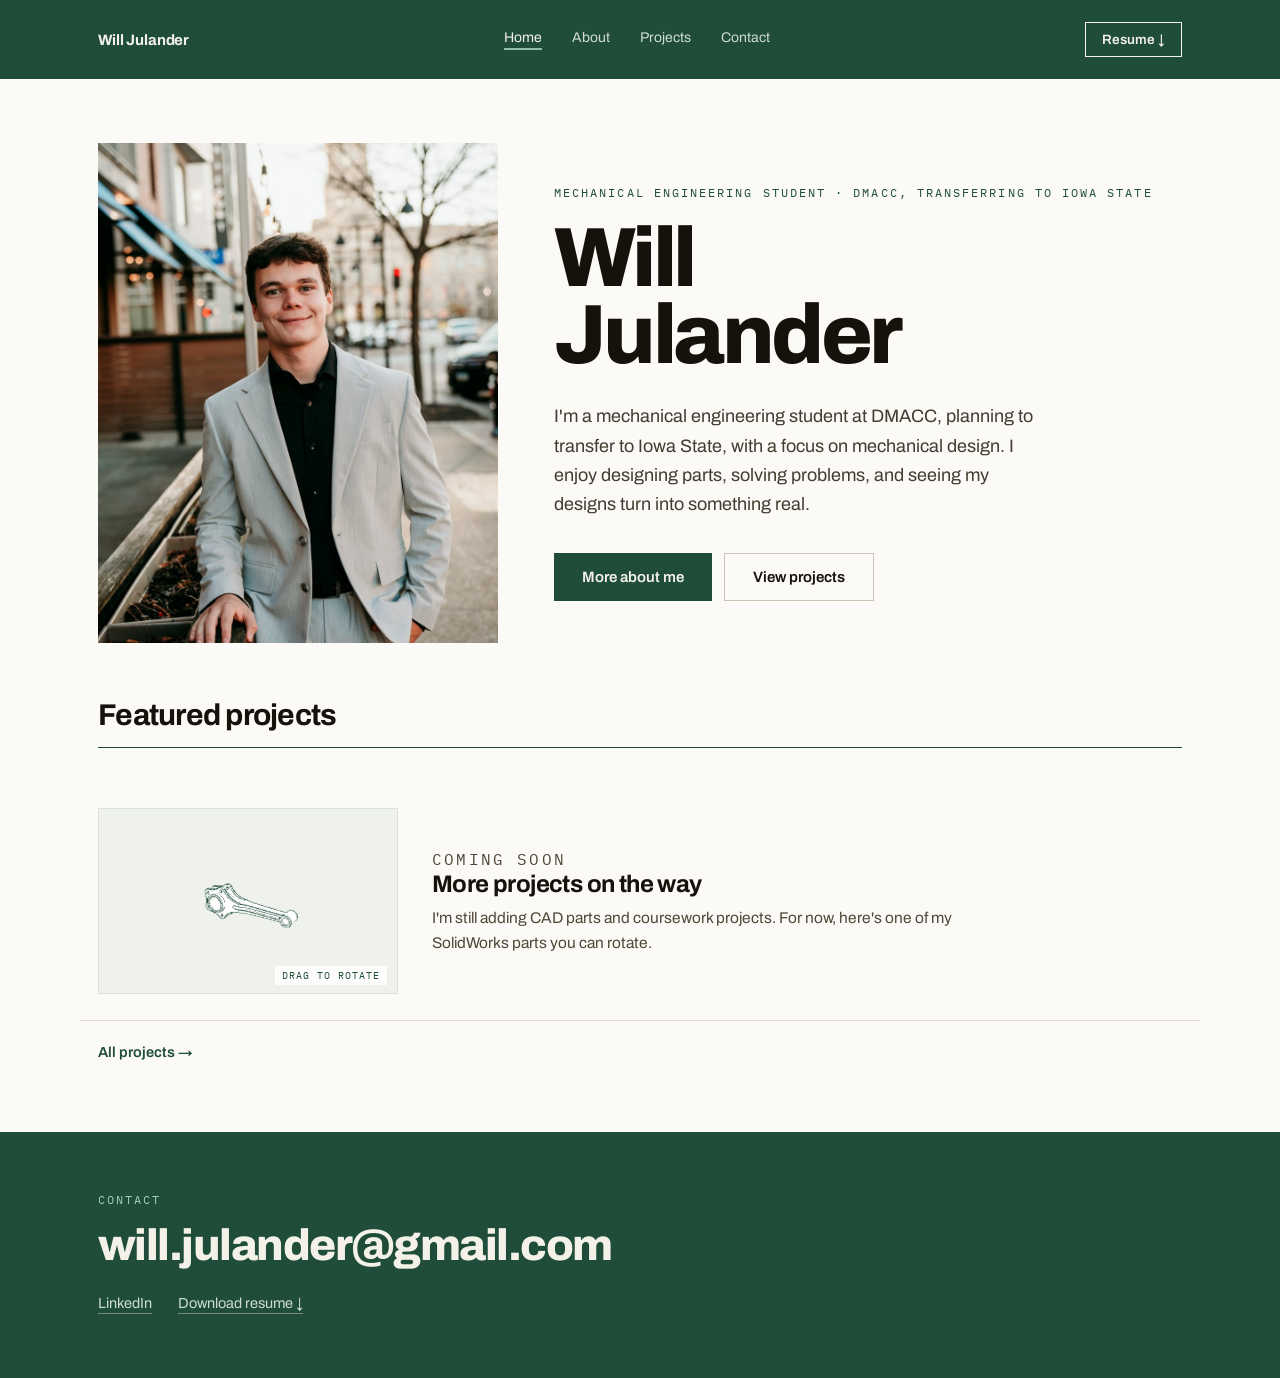
<file: index.html>
<!DOCTYPE html>
<html lang="en">
<head>
<meta charset="UTF-8">
<meta name="viewport" content="width=device-width, initial-scale=1.0">
<title>Will Julander — Mechanical Engineering Portfolio</title>
<meta name="description" content="Portfolio of Will Julander — mechanical engineering student, CAD and 3D design work.">
<link rel="icon" href="data:image/svg+xml,%3Csvg xmlns='http://www.w3.org/2000/svg' viewBox='0 0 32 32'%3E%3Crect width='32' height='32' fill='%231f4d3a'/%3E%3Ctext x='16' y='22' font-family='Arial' font-size='13' font-weight='bold' fill='%23f3f1e8' text-anchor='middle'%3EWJ%3C/text%3E%3C/svg%3E">
<link rel="preconnect" href="https://fonts.googleapis.com">
<link rel="preconnect" href="https://fonts.gstatic.com" crossorigin>
<link href="https://fonts.googleapis.com/css2?family=Archivo:wght@400;500;600;700;800&family=IBM+Plex+Mono:wght@400;500&display=swap" rel="stylesheet">
<link rel="stylesheet" href="css/style.css?v=2">
</head>
<body>
<div class="page">

  <header class="site">
    <a class="mark" href="index.html">Will Julander</a>
    <nav class="nav-links" aria-label="Main">
      <a href="index.html" aria-current="page">Home</a>
      <a href="about.html">About</a>
      <a href="projects.html">Projects</a>
      <a href="contact.html">Contact</a>
    </nav>
    <a class="btn-resume" href="assets/Will-Julander-Resume.pdf" download>Resume &#8595;</a>
  </header>

  <main>
    <section class="hero reveal">
      <img src="assets/headshot.jpg" alt="Will Julander">
      <div>
        <p class="eyebrow">Mechanical Engineering Student &middot; DMACC, transferring to Iowa State</p>
        <h1>Will<br>Julander</h1>
        <p class="lede">I'm a mechanical engineering student at DMACC, planning to transfer to
        Iowa State, with a focus on mechanical design. I enjoy designing parts, solving
        problems, and seeing my designs turn into something real.</p>
        <div class="ctas">
          <a class="btn solid" href="about.html">More about me</a>
          <a class="btn quiet" href="projects.html">View projects</a>
        </div>
      </div>
    </section>

    <section class="projects">
      <h2>Featured projects</h2>

      <!-- Hidden until projects are ready; restore by removing this comment wrapper.
      <a class="row reveal" href="projects/daisies-for-mercy.html">
        <div class="row-media">
          <span class="slot-label">Photos coming soon</span>
        </div>
        <div>
          <p class="row-tag">Case study</p>
          <h3>Daisies for Mercy</h3>
          <p>Custom 3D-printed pins that Mercy Hospital uses to honor its nurses. I designed,
          printed, and delivered every one of them myself.</p>
        </div>
      </a>
      -->

      <div class="row reveal">
        <div class="row-viewer" data-part-viewer data-part="MROD" data-edge="#1f4d3a" data-ground="#eef1ec">
          <span class="drag-hint">Drag to rotate</span>
        </div>
        <div>
          <p class="row-tag">Coming soon</p>
          <h3>More projects on the way</h3>
          <p>I'm still adding CAD parts and coursework projects. For now, here's one of my
          SolidWorks parts you can rotate.</p>
        </div>
      </div>

      <div class="all-projects"><a href="projects.html">All projects &rarr;</a></div>
    </section>
  </main>

  <footer class="contact">
    <p class="eyebrow">Contact</p>
    <a class="contact-email" href="mailto:will.julander@gmail.com">will.julander@gmail.com</a>
    <div class="contact-links">
      <a href="https://www.linkedin.com/in/will-julander/" target="_blank" rel="noopener">LinkedIn</a>
      <a href="assets/Will-Julander-Resume.pdf" download>Download resume &#8595;</a>
    </div>
  </footer>

</div>

<script src="js/main.js"></script>
<script src="vendor/three.min.js"></script>
<script src="assets/mrod-model.js"></script>
<script src="js/viewer.js"></script>
</body>
</html>
</file>
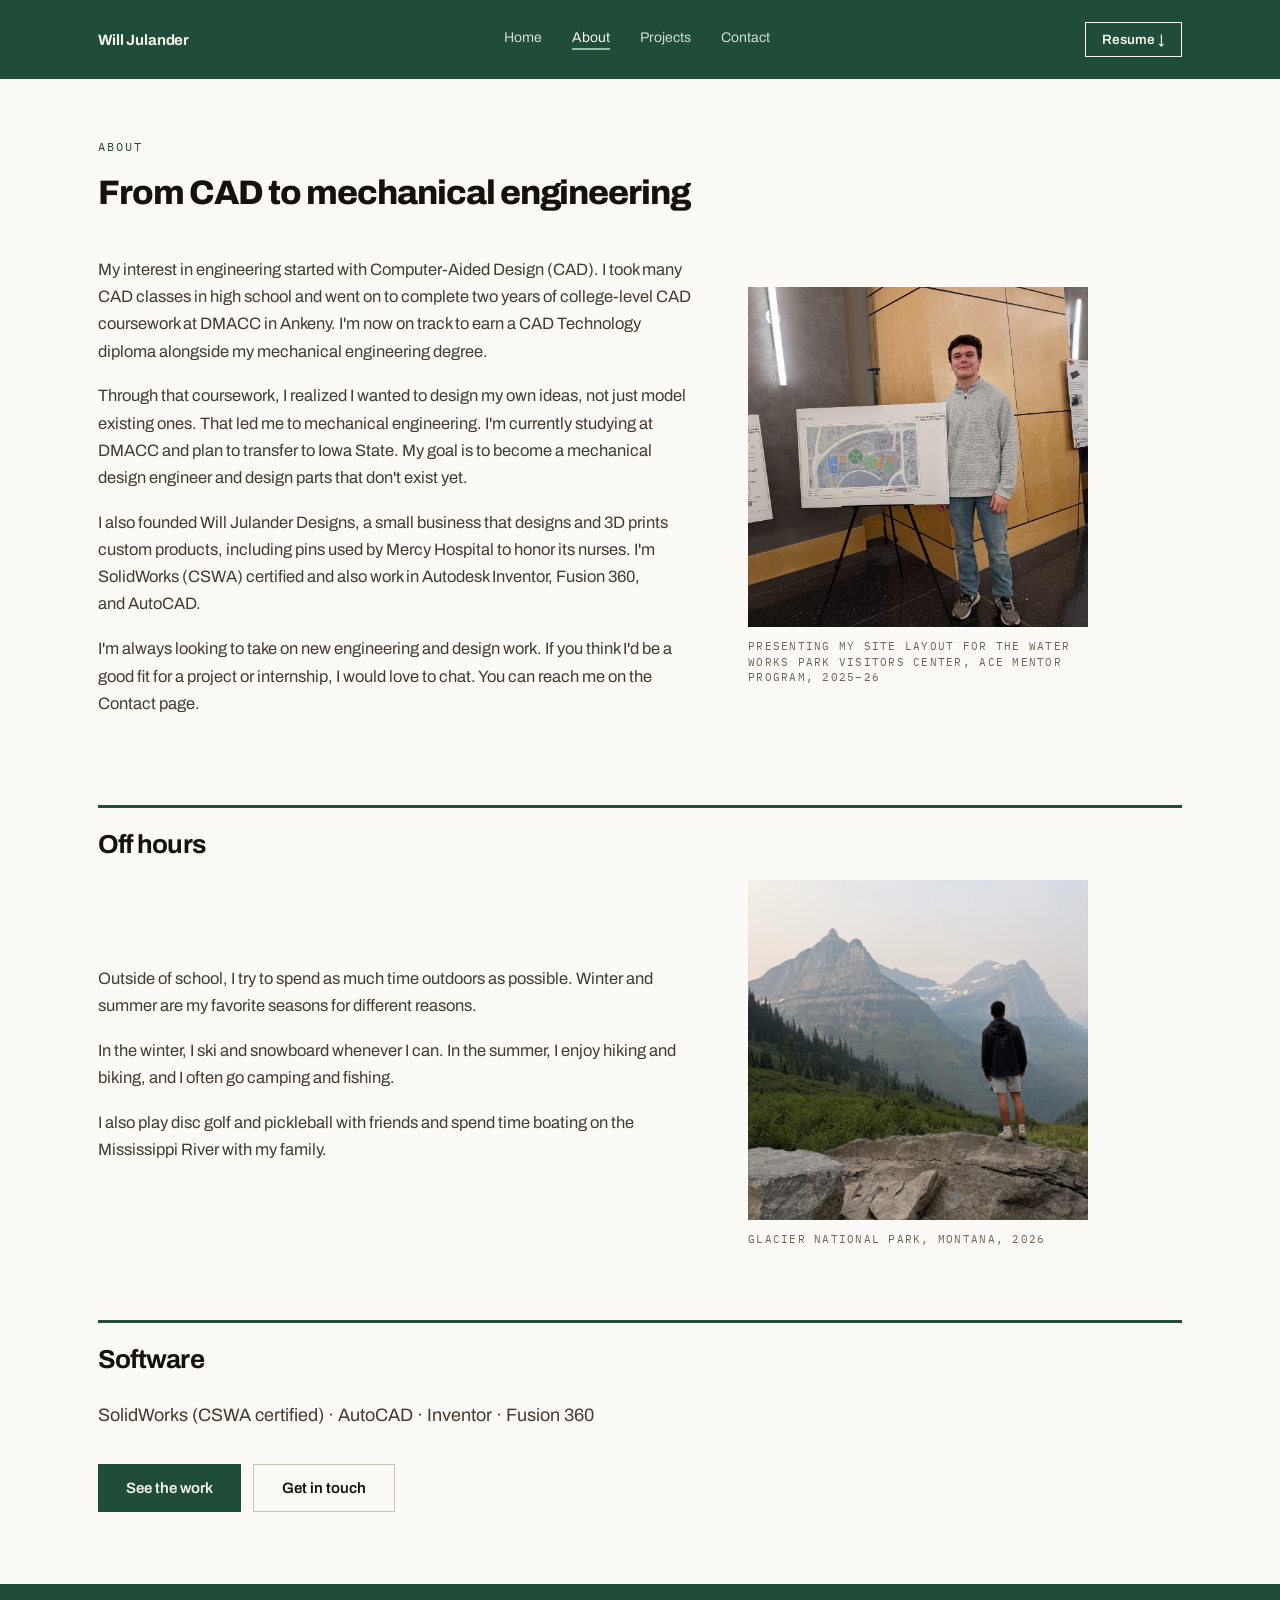
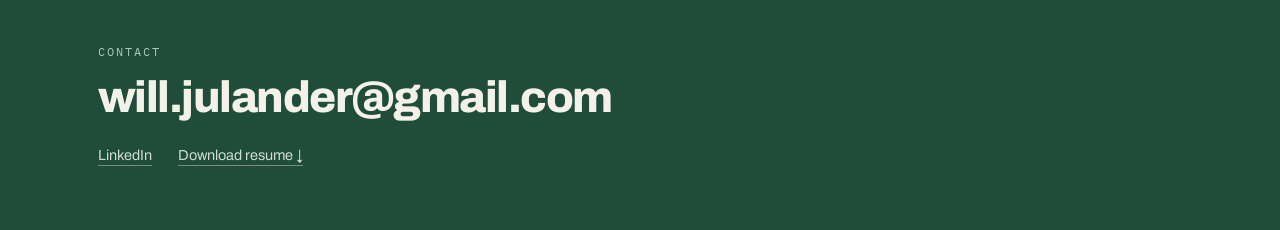
<file: about.html>
<!DOCTYPE html>
<html lang="en">
<head>
<meta charset="UTF-8">
<meta name="viewport" content="width=device-width, initial-scale=1.0">
<title>About — Will Julander</title>
<meta name="description" content="How Will Julander went from one CAD class to mechanical engineering.">
<link rel="icon" href="data:image/svg+xml,%3Csvg xmlns='http://www.w3.org/2000/svg' viewBox='0 0 32 32'%3E%3Crect width='32' height='32' fill='%231f4d3a'/%3E%3Ctext x='16' y='22' font-family='Arial' font-size='13' font-weight='bold' fill='%23f3f1e8' text-anchor='middle'%3EWJ%3C/text%3E%3C/svg%3E">
<link rel="preconnect" href="https://fonts.googleapis.com">
<link rel="preconnect" href="https://fonts.gstatic.com" crossorigin>
<link href="https://fonts.googleapis.com/css2?family=Archivo:wght@400;500;600;700;800&family=IBM+Plex+Mono:wght@400;500&display=swap" rel="stylesheet">
<link rel="stylesheet" href="css/style.css?v=2">
</head>
<body>
<div class="page">

  <header class="site">
    <a class="mark" href="index.html">Will Julander</a>
    <nav class="nav-links" aria-label="Main">
      <a href="index.html">Home</a>
      <a href="about.html" aria-current="page">About</a>
      <a href="projects.html">Projects</a>
      <a href="contact.html">Contact</a>
    </nav>
    <a class="btn-resume" href="assets/Will-Julander-Resume.pdf" download>Resume &#8595;</a>
  </header>

  <main>
    <section class="page-intro about-intro reveal">
      <div>
        <p class="eyebrow">About</p>
        <h1>From CAD to mechanical engineering</h1>
      </div>
    </section>

    <section class="section-wrap about-body reveal">
      <div class="prose">
        <p>My interest in engineering started with Computer-Aided Design (CAD). I took many
        CAD classes in high school and went on to complete two years of college-level CAD
        coursework at DMACC in Ankeny. I'm now on track to earn a CAD Technology diploma
        alongside my mechanical engineering degree.</p>
        <p>Through that coursework, I realized I wanted to design my own ideas, not just model
        existing ones. That led me to mechanical engineering. I'm currently studying at DMACC
        and plan to transfer to Iowa State. My goal is to become a mechanical design engineer
        and design parts that don't exist yet.</p>
        <p>I also founded Will Julander Designs, a small business that designs and 3D prints
        custom products, including pins used by Mercy Hospital to honor its nurses. I'm SolidWorks (CSWA) certified and also work in Autodesk Inventor, Fusion 360,
        and AutoCAD.</p>
        <p>I'm always looking to take on new engineering and design work. If you think I'd be a
        good fit for a project or internship, I would love to chat. You can reach me on the
        <a href="contact.html">Contact page</a>.</p>
      </div>
      <figure class="about-photo centered">
        <img src="assets/ace-board.jpg" alt="Will Julander standing next to his site layout board for the Water Works Park Visitors Center">
        <figcaption class="mono-note">Presenting my site layout for the Water Works Park Visitors Center, ACE Mentor Program, 2025&ndash;26</figcaption>
      </figure>
    </section>

    <section class="section-wrap reveal">
      <h2 class="ruled-h">Off hours</h2>
      <div class="about-body" style="align-items: center;">
        <div class="prose">
          <p>Outside of school, I try to spend as much time outdoors as possible. Winter and
          summer are my favorite seasons for different reasons.</p>
          <p>In the winter, I ski and snowboard whenever I can. In the summer, I enjoy hiking
          and biking, and I often go camping and fishing.</p>
          <p>I also play disc golf and pickleball with friends and spend time boating on the
          Mississippi River with my family.</p>
        </div>
        <figure class="about-photo centered">
          <img class="tall" src="assets/glacier.jpg" alt="Will Julander standing on a rock overlooking mountain peaks in Glacier National Park">
          <figcaption class="mono-note">Glacier National Park, Montana, 2026</figcaption>
        </figure>
      </div>
    </section>

    <section class="section-wrap reveal">
      <h2 class="ruled-h">Software</h2>
      <p class="lede" style="max-width: 70ch;">SolidWorks (CSWA certified) &middot; AutoCAD &middot; Inventor &middot; Fusion 360</p>
      <div class="ctas">
        <a class="btn solid" href="projects.html">See the work</a>
        <a class="btn quiet" href="contact.html">Get in touch</a>
      </div>
    </section>
  </main>

  <footer class="contact">
    <p class="eyebrow">Contact</p>
    <a class="contact-email" href="mailto:will.julander@gmail.com">will.julander@gmail.com</a>
    <div class="contact-links">
      <a href="https://www.linkedin.com/in/will-julander/" target="_blank" rel="noopener">LinkedIn</a>
      <a href="assets/Will-Julander-Resume.pdf" download>Download resume &#8595;</a>
    </div>
  </footer>

</div>

<script src="js/main.js"></script>
</body>
</html>
</file>
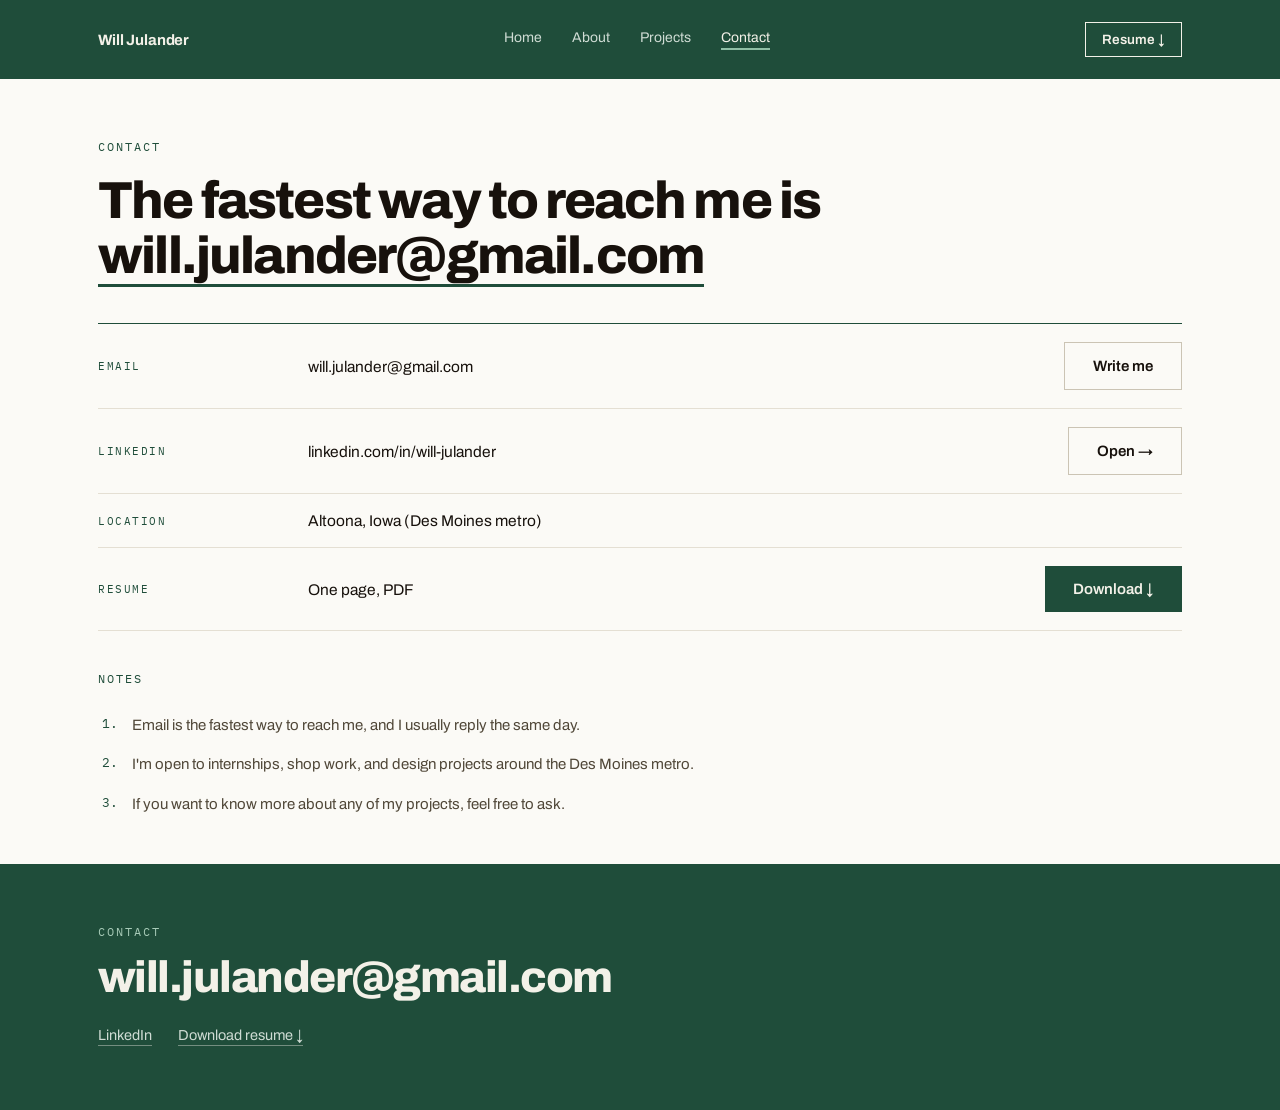
<file: contact.html>
<!DOCTYPE html>
<html lang="en">
<head>
<meta charset="UTF-8">
<meta name="viewport" content="width=device-width, initial-scale=1.0">
<title>Contact — Will Julander</title>
<meta name="description" content="Contact Will Julander — mechanical engineering student in Altoona, Iowa.">
<link rel="icon" href="data:image/svg+xml,%3Csvg xmlns='http://www.w3.org/2000/svg' viewBox='0 0 32 32'%3E%3Crect width='32' height='32' fill='%231f4d3a'/%3E%3Ctext x='16' y='22' font-family='Arial' font-size='13' font-weight='bold' fill='%23f3f1e8' text-anchor='middle'%3EWJ%3C/text%3E%3C/svg%3E">
<link rel="preconnect" href="https://fonts.googleapis.com">
<link rel="preconnect" href="https://fonts.gstatic.com" crossorigin>
<link href="https://fonts.googleapis.com/css2?family=Archivo:wght@400;500;600;700;800&family=IBM+Plex+Mono:wght@400;500&display=swap" rel="stylesheet">
<link rel="stylesheet" href="css/style.css?v=2">
</head>
<body>
<div class="page">

  <header class="site">
    <a class="mark" href="index.html">Will Julander</a>
    <nav class="nav-links" aria-label="Main">
      <a href="index.html">Home</a>
      <a href="about.html">About</a>
      <a href="projects.html">Projects</a>
      <a href="contact.html" aria-current="page">Contact</a>
    </nav>
    <a class="btn-resume" href="assets/Will-Julander-Resume.pdf" download>Resume &#8595;</a>
  </header>

  <main>
    <section class="contact-main reveal">
      <p class="eyebrow">Contact</p>
      <p class="big">The fastest way to reach me is
      <a href="mailto:will.julander@gmail.com">will.julander@gmail.com</a></p>

      <div class="contact-rows">
        <div class="r">
          <span class="k">Email</span>
          <a href="mailto:will.julander@gmail.com">will.julander@gmail.com</a>
          <a class="btn quiet" href="mailto:will.julander@gmail.com">Write me</a>
        </div>
        <div class="r">
          <span class="k">LinkedIn</span>
          <a href="https://www.linkedin.com/in/will-julander/" target="_blank" rel="noopener">linkedin.com/in/will-julander</a>
          <a class="btn quiet" href="https://www.linkedin.com/in/will-julander/" target="_blank" rel="noopener">Open &rarr;</a>
        </div>
        <div class="r">
          <span class="k">Location</span>
          <span>Altoona, Iowa (Des Moines metro)</span>
          <span></span>
        </div>
        <div class="r">
          <span class="k">Resume</span>
          <span>One page, PDF</span>
          <a class="btn solid" href="assets/Will-Julander-Resume.pdf" download>Download &#8595;</a>
        </div>
      </div>

      <div class="notes">
        <p class="eyebrow">Notes</p>
        <ol>
          <li>Email is the fastest way to reach me, and I usually reply the same day.</li>
          <li>I'm open to internships, shop work, and design projects around the Des Moines metro.</li>
          <li>If you want to know more about any of my projects, feel free to ask.</li>
        </ol>
      </div>
    </section>
  </main>

  <footer class="contact">
    <p class="eyebrow">Contact</p>
    <a class="contact-email" href="mailto:will.julander@gmail.com">will.julander@gmail.com</a>
    <div class="contact-links">
      <a href="https://www.linkedin.com/in/will-julander/" target="_blank" rel="noopener">LinkedIn</a>
      <a href="assets/Will-Julander-Resume.pdf" download>Download resume &#8595;</a>
    </div>
  </footer>

</div>

<script src="js/main.js"></script>
</body>
</html>
</file>
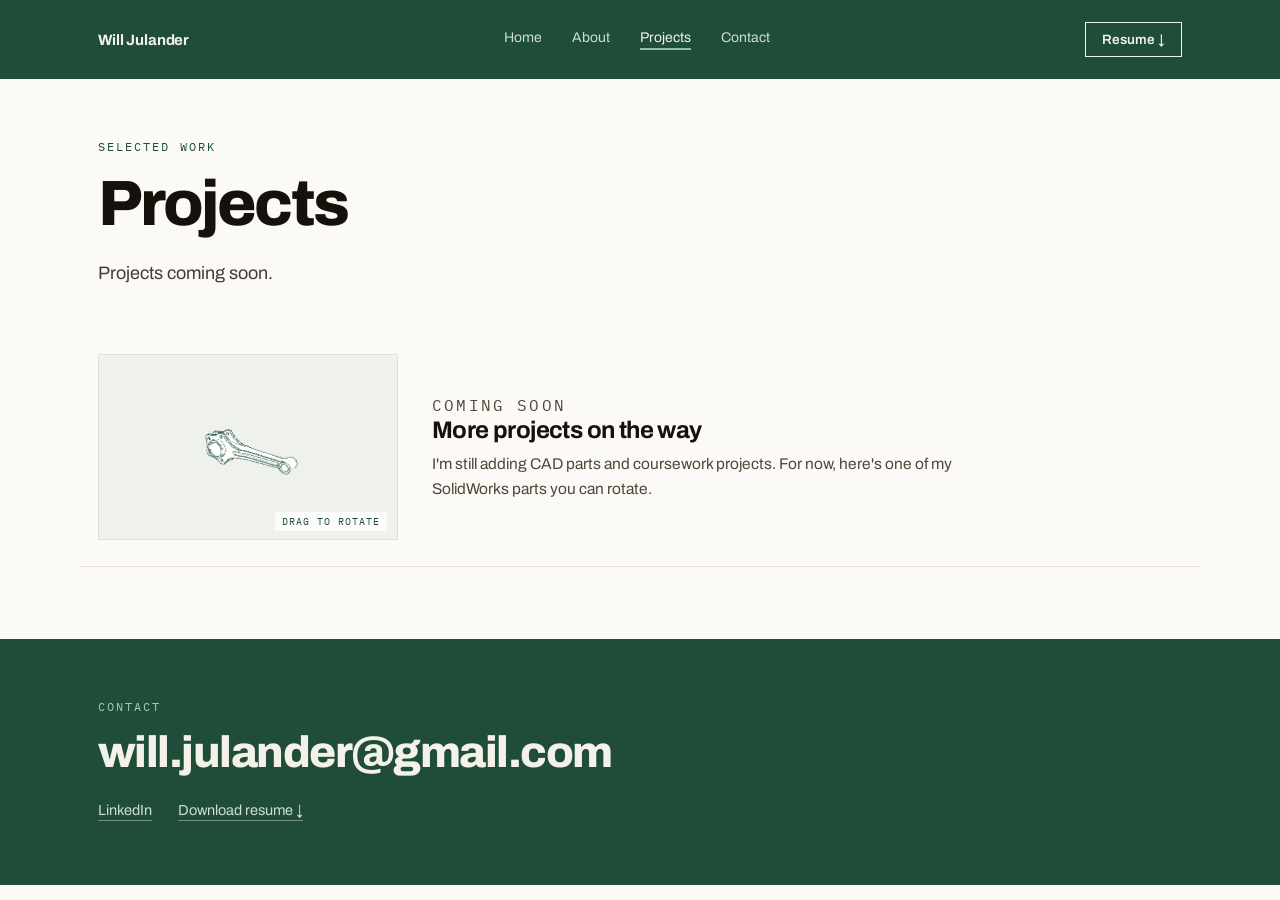
<file: projects.html>
<!DOCTYPE html>
<html lang="en">
<head>
<meta charset="UTF-8">
<meta name="viewport" content="width=device-width, initial-scale=1.0">
<title>Projects — Will Julander</title>
<meta name="description" content="CAD and 3D design projects by Will Julander.">
<link rel="icon" href="data:image/svg+xml,%3Csvg xmlns='http://www.w3.org/2000/svg' viewBox='0 0 32 32'%3E%3Crect width='32' height='32' fill='%231f4d3a'/%3E%3Ctext x='16' y='22' font-family='Arial' font-size='13' font-weight='bold' fill='%23f3f1e8' text-anchor='middle'%3EWJ%3C/text%3E%3C/svg%3E">
<link rel="preconnect" href="https://fonts.googleapis.com">
<link rel="preconnect" href="https://fonts.gstatic.com" crossorigin>
<link href="https://fonts.googleapis.com/css2?family=Archivo:wght@400;500;600;700;800&family=IBM+Plex+Mono:wght@400;500&display=swap" rel="stylesheet">
<link rel="stylesheet" href="css/style.css?v=2">
</head>
<body>
<div class="page">

  <header class="site">
    <a class="mark" href="index.html">Will Julander</a>
    <nav class="nav-links" aria-label="Main">
      <a href="index.html">Home</a>
      <a href="about.html">About</a>
      <a href="projects.html" aria-current="page">Projects</a>
      <a href="contact.html">Contact</a>
    </nav>
    <a class="btn-resume" href="assets/Will-Julander-Resume.pdf" download>Resume &#8595;</a>
  </header>

  <main>
    <section class="page-intro reveal">
      <p class="eyebrow">Selected work</p>
      <h1>Projects</h1>
      <p class="lede">Projects coming soon.</p>
    </section>

    <section class="projects">
      <!-- Hidden until projects are ready; restore by removing this comment wrapper.
      <a class="row reveal" href="projects/daisies-for-mercy.html">
        <div class="row-media">
          <span class="slot-label">Photos coming soon</span>
        </div>
        <div>
          <p class="row-tag">Case study</p>
          <h3>Daisies for Mercy</h3>
          <p>Custom 3D-printed pins that Mercy Hospital uses to honor its nurses. I designed,
          printed, and delivered every one of them myself.</p>
        </div>
      </a>
      -->

      <div class="row reveal">
        <div class="row-viewer" data-part-viewer data-part="MROD" data-edge="#1f4d3a" data-ground="#eef1ec">
          <span class="drag-hint">Drag to rotate</span>
        </div>
        <div>
          <p class="row-tag">Coming soon</p>
          <h3>More projects on the way</h3>
          <p>I'm still adding CAD parts and coursework projects. For now, here's one of my
          SolidWorks parts you can rotate.</p>
        </div>
      </div>
    </section>
  </main>

  <footer class="contact">
    <p class="eyebrow">Contact</p>
    <a class="contact-email" href="mailto:will.julander@gmail.com">will.julander@gmail.com</a>
    <div class="contact-links">
      <a href="https://www.linkedin.com/in/will-julander/" target="_blank" rel="noopener">LinkedIn</a>
      <a href="assets/Will-Julander-Resume.pdf" download>Download resume &#8595;</a>
    </div>
  </footer>

</div>

<script src="js/main.js"></script>
<script src="vendor/three.min.js"></script>
<script src="assets/mrod-model.js"></script>
<script src="js/viewer.js"></script>
</body>
</html>
</file>
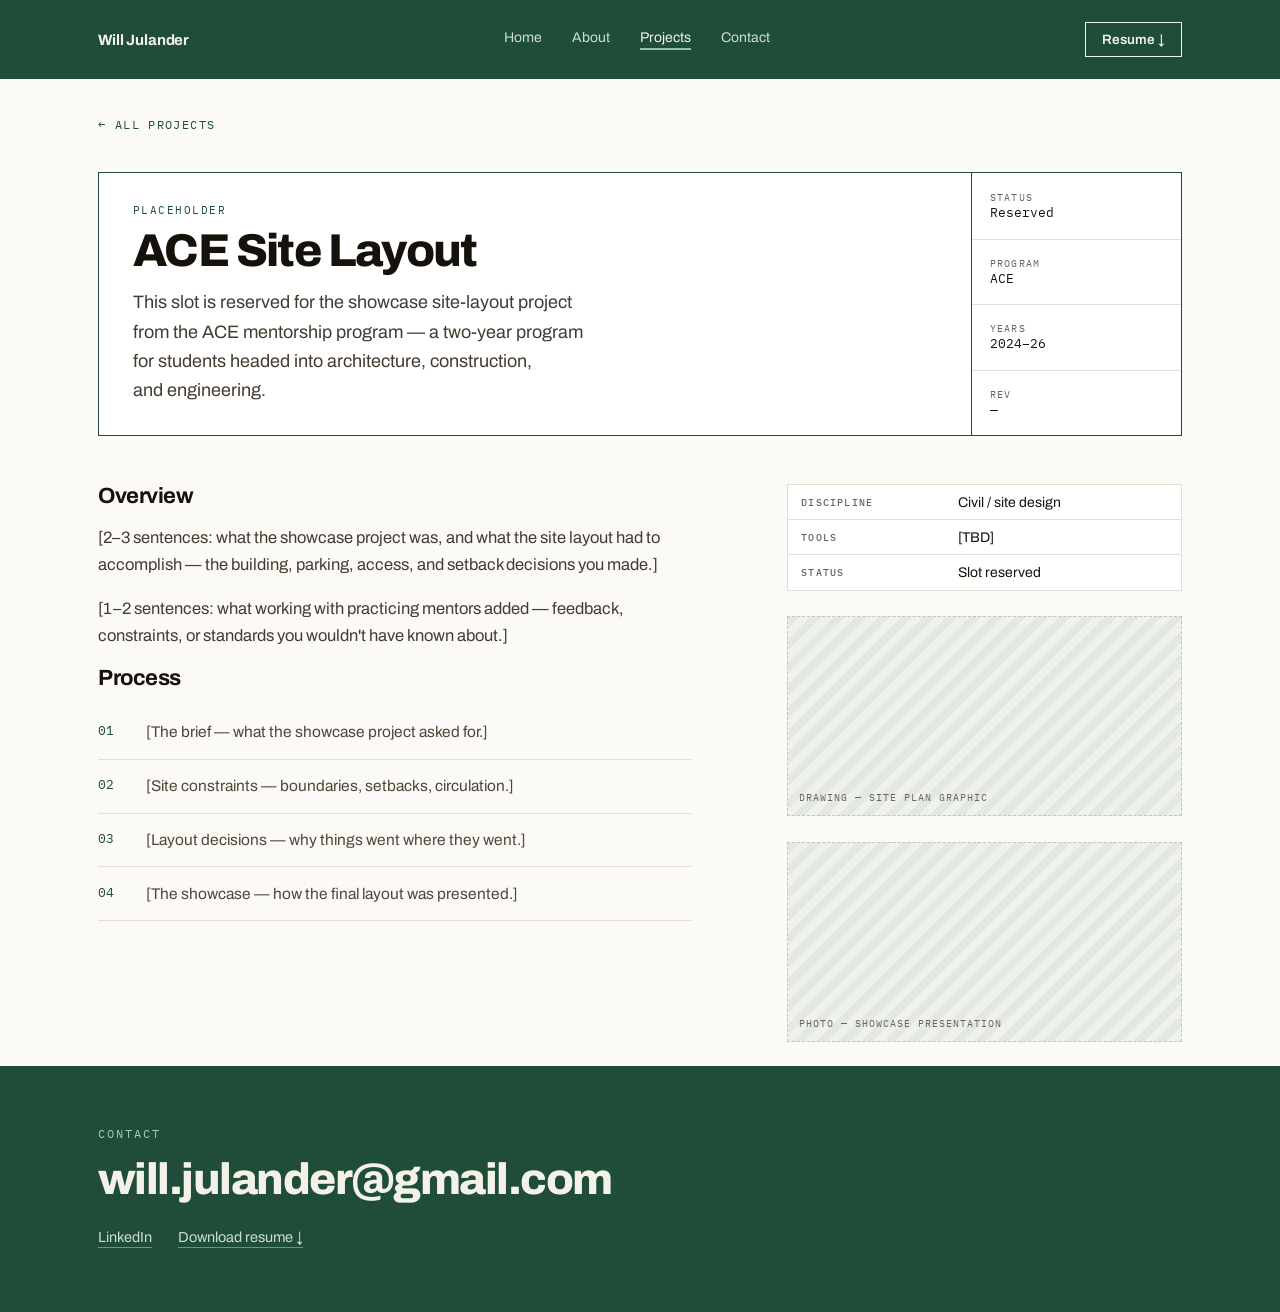
<file: projects/ace-site-layout.html>
<!DOCTYPE html>
<html lang="en">
<head>
<meta charset="UTF-8">
<meta name="viewport" content="width=device-width, initial-scale=1.0">
<title>ACE Site Layout — Will Julander</title>
<meta name="description" content="Placeholder project page — site layout design from the ACE mentorship program.">
<link rel="icon" href="data:image/svg+xml,%3Csvg xmlns='http://www.w3.org/2000/svg' viewBox='0 0 32 32'%3E%3Crect width='32' height='32' fill='%231f4d3a'/%3E%3Ctext x='16' y='22' font-family='Arial' font-size='13' font-weight='bold' fill='%23f3f1e8' text-anchor='middle'%3EWJ%3C/text%3E%3C/svg%3E">
<link rel="preconnect" href="https://fonts.googleapis.com">
<link rel="preconnect" href="https://fonts.gstatic.com" crossorigin>
<link href="https://fonts.googleapis.com/css2?family=Archivo:wght@400;500;600;700;800&family=IBM+Plex+Mono:wght@400;500&display=swap" rel="stylesheet">
<link rel="stylesheet" href="../css/style.css?v=2">
</head>
<body>
<div class="page">

  <header class="site">
    <a class="mark" href="../index.html">Will Julander</a>
    <nav class="nav-links" aria-label="Main">
      <a href="../index.html">Home</a>
      <a href="../about.html">About</a>
      <a href="../projects.html" aria-current="page">Projects</a>
      <a href="../contact.html">Contact</a>
    </nav>
    <a class="btn-resume" href="../assets/Will-Julander-Resume.pdf" download>Resume &#8595;</a>
  </header>

  <main>
    <p class="detail-top"><a class="back-link" href="../projects.html">&larr; All projects</a></p>

    <div class="detail-head">
      <div class="title-cell">
        <p class="row-tag">Placeholder</p>
        <h1>ACE Site Layout</h1>
        <p class="lede" style="margin-top: 0.9rem;">This slot is reserved for the showcase
        site-layout project from the ACE mentorship program &mdash; a two-year program for
        students headed into architecture, construction, and engineering.</p>
      </div>
      <div class="spec-cell">
        <div><span class="spec-label">Status</span><span class="spec-value">Reserved</span></div>
        <div><span class="spec-label">Program</span><span class="spec-value">ACE</span></div>
        <div><span class="spec-label">Years</span><span class="spec-value">2024&ndash;26</span></div>
        <div><span class="spec-label">Rev</span><span class="spec-value">&mdash;</span></div>
      </div>
    </div>

    <div class="detail-body">
      <div class="prose">
        <h2>Overview</h2>
        <p>[2&ndash;3 sentences: what the showcase project was, and what the site layout had
        to accomplish &mdash; the building, parking, access, and setback decisions you made.]</p>
        <p>[1&ndash;2 sentences: what working with practicing mentors added &mdash; feedback,
        constraints, or standards you wouldn't have known about.]</p>

        <h2>Process</h2>
        <ol class="process-list">
          <li>[The brief &mdash; what the showcase project asked for.]</li>
          <li>[Site constraints &mdash; boundaries, setbacks, circulation.]</li>
          <li>[Layout decisions &mdash; why things went where they went.]</li>
          <li>[The showcase &mdash; how the final layout was presented.]</li>
        </ol>
      </div>

      <aside class="detail-side">
        <table class="spec-table">
          <tr><th scope="row">Discipline</th><td>Civil / site design</td></tr>
          <tr><th scope="row">Tools</th><td>[TBD]</td></tr>
          <tr><th scope="row">Status</th><td>Slot reserved</td></tr>
        </table>
        <div class="slot"><span class="slot-label">Drawing &mdash; site plan graphic</span></div>
        <div class="slot"><span class="slot-label">Photo &mdash; showcase presentation</span></div>
      </aside>
    </div>
  </main>

  <footer class="contact">
    <p class="eyebrow">Contact</p>
    <a class="contact-email" href="mailto:will.julander@gmail.com">will.julander@gmail.com</a>
    <div class="contact-links">
      <a href="https://www.linkedin.com/in/will-julander/" target="_blank" rel="noopener">LinkedIn</a>
      <a href="../assets/Will-Julander-Resume.pdf" download>Download resume &#8595;</a>
    </div>
  </footer>

</div>

<script src="../js/main.js"></script>
</body>
</html>
</file>
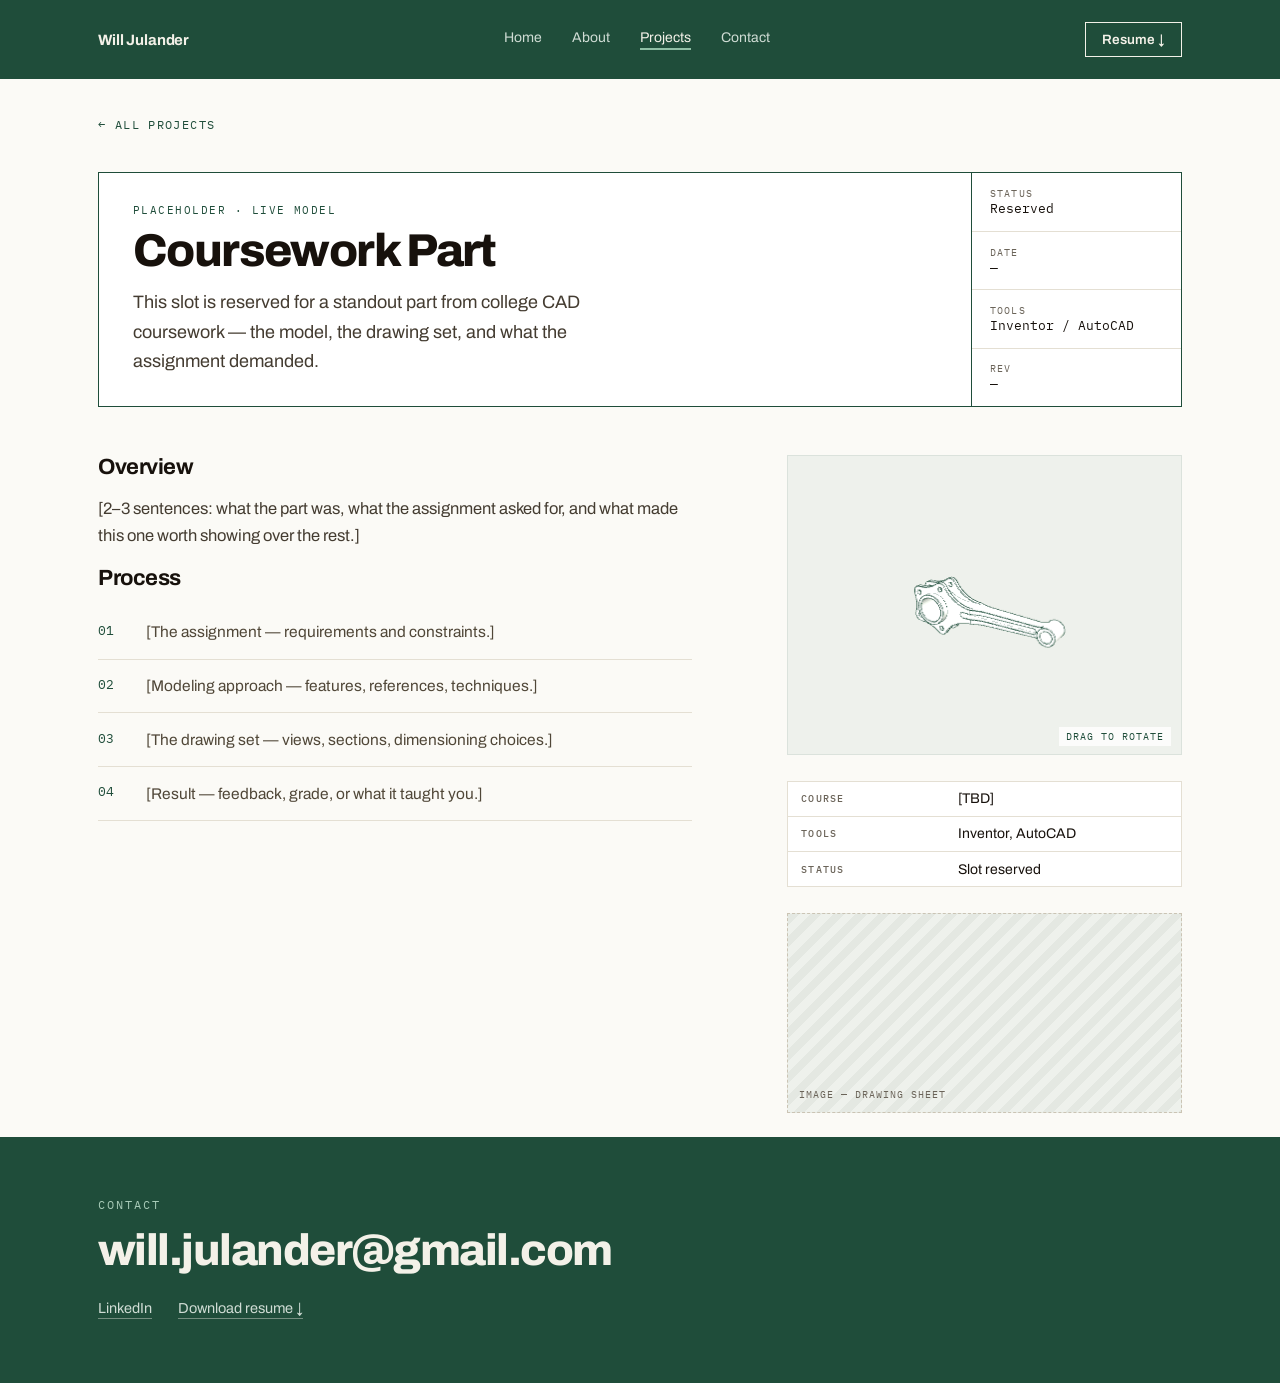
<file: projects/coursework-part.html>
<!DOCTYPE html>
<html lang="en">
<head>
<meta charset="UTF-8">
<meta name="viewport" content="width=device-width, initial-scale=1.0">
<title>Coursework Part — Will Julander</title>
<meta name="description" content="Placeholder project page — a standout part from Will Julander's CAD coursework.">
<link rel="icon" href="data:image/svg+xml,%3Csvg xmlns='http://www.w3.org/2000/svg' viewBox='0 0 32 32'%3E%3Crect width='32' height='32' fill='%231f4d3a'/%3E%3Ctext x='16' y='22' font-family='Arial' font-size='13' font-weight='bold' fill='%23f3f1e8' text-anchor='middle'%3EWJ%3C/text%3E%3C/svg%3E">
<link rel="preconnect" href="https://fonts.googleapis.com">
<link rel="preconnect" href="https://fonts.gstatic.com" crossorigin>
<link href="https://fonts.googleapis.com/css2?family=Archivo:wght@400;500;600;700;800&family=IBM+Plex+Mono:wght@400;500&display=swap" rel="stylesheet">
<link rel="stylesheet" href="../css/style.css?v=2">
</head>
<body>
<div class="page">

  <header class="site">
    <a class="mark" href="../index.html">Will Julander</a>
    <nav class="nav-links" aria-label="Main">
      <a href="../index.html">Home</a>
      <a href="../about.html">About</a>
      <a href="../projects.html" aria-current="page">Projects</a>
      <a href="../contact.html">Contact</a>
    </nav>
    <a class="btn-resume" href="../assets/Will-Julander-Resume.pdf" download>Resume &#8595;</a>
  </header>

  <main>
    <p class="detail-top"><a class="back-link" href="../projects.html">&larr; All projects</a></p>

    <div class="detail-head">
      <div class="title-cell">
        <p class="row-tag">Placeholder &middot; Live model</p>
        <h1>Coursework Part</h1>
        <p class="lede" style="margin-top: 0.9rem;">This slot is reserved for a standout part
        from college CAD coursework &mdash; the model, the drawing set, and what the
        assignment demanded.</p>
      </div>
      <div class="spec-cell">
        <div><span class="spec-label">Status</span><span class="spec-value">Reserved</span></div>
        <div><span class="spec-label">Date</span><span class="spec-value">&mdash;</span></div>
        <div><span class="spec-label">Tools</span><span class="spec-value">Inventor / AutoCAD</span></div>
        <div><span class="spec-label">Rev</span><span class="spec-value">&mdash;</span></div>
      </div>
    </div>

    <div class="detail-body">
      <div class="prose">
        <h2>Overview</h2>
        <p>[2&ndash;3 sentences: what the part was, what the assignment asked for, and what
        made this one worth showing over the rest.]</p>

        <h2>Process</h2>
        <ol class="process-list">
          <li>[The assignment &mdash; requirements and constraints.]</li>
          <li>[Modeling approach &mdash; features, references, techniques.]</li>
          <li>[The drawing set &mdash; views, sections, dimensioning choices.]</li>
          <li>[Result &mdash; feedback, grade, or what it taught you.]</li>
        </ol>
      </div>

      <aside class="detail-side">
        <div class="model-panel" data-part-viewer data-part="MROD" data-edge="#1f4d3a" data-ground="#eef1ec">
          <span class="drag-hint">Drag to rotate</span>
        </div>
        <table class="spec-table">
          <tr><th scope="row">Course</th><td>[TBD]</td></tr>
          <tr><th scope="row">Tools</th><td>Inventor, AutoCAD</td></tr>
          <tr><th scope="row">Status</th><td>Slot reserved</td></tr>
        </table>
        <div class="slot"><span class="slot-label">Image &mdash; drawing sheet</span></div>
      </aside>
    </div>
  </main>

  <footer class="contact">
    <p class="eyebrow">Contact</p>
    <a class="contact-email" href="mailto:will.julander@gmail.com">will.julander@gmail.com</a>
    <div class="contact-links">
      <a href="https://www.linkedin.com/in/will-julander/" target="_blank" rel="noopener">LinkedIn</a>
      <a href="../assets/Will-Julander-Resume.pdf" download>Download resume &#8595;</a>
    </div>
  </footer>

</div>

<script src="../js/main.js"></script>
<script src="../vendor/three.min.js"></script>
<script src="../assets/mrod-model.js"></script>
<script src="../js/viewer.js"></script>
</body>
</html>
</file>
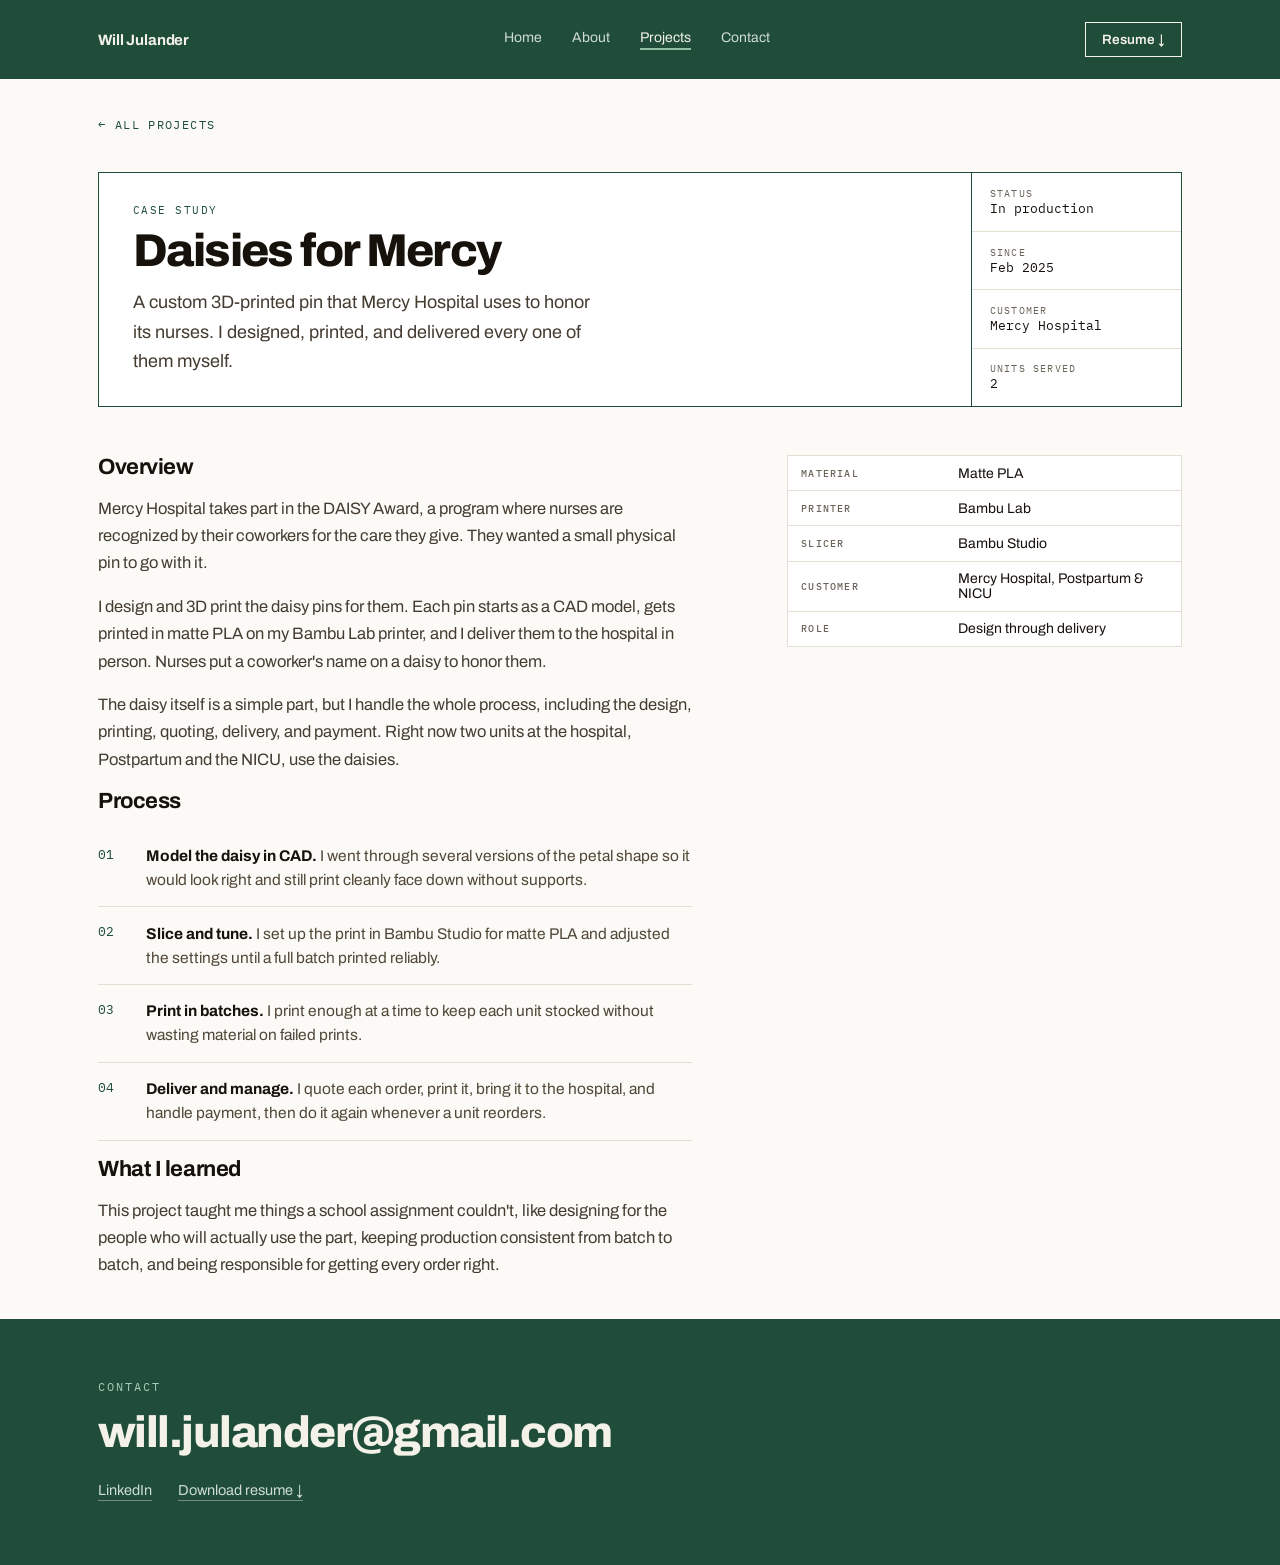
<file: projects/daisies-for-mercy.html>
<!DOCTYPE html>
<html lang="en">
<head>
<meta charset="UTF-8">
<meta name="viewport" content="width=device-width, initial-scale=1.0">
<title>Daisies for Mercy — Will Julander</title>
<meta name="description" content="Case study: 3D-printed daisy pins for Mercy Hospital's DAISY Award, designed and produced by Will Julander.">
<link rel="icon" href="data:image/svg+xml,%3Csvg xmlns='http://www.w3.org/2000/svg' viewBox='0 0 32 32'%3E%3Crect width='32' height='32' fill='%231f4d3a'/%3E%3Ctext x='16' y='22' font-family='Arial' font-size='13' font-weight='bold' fill='%23f3f1e8' text-anchor='middle'%3EWJ%3C/text%3E%3C/svg%3E">
<link rel="preconnect" href="https://fonts.googleapis.com">
<link rel="preconnect" href="https://fonts.gstatic.com" crossorigin>
<link href="https://fonts.googleapis.com/css2?family=Archivo:wght@400;500;600;700;800&family=IBM+Plex+Mono:wght@400;500&display=swap" rel="stylesheet">
<link rel="stylesheet" href="../css/style.css?v=2">
</head>
<body>
<div class="page">

  <header class="site">
    <a class="mark" href="../index.html">Will Julander</a>
    <nav class="nav-links" aria-label="Main">
      <a href="../index.html">Home</a>
      <a href="../about.html">About</a>
      <a href="../projects.html" aria-current="page">Projects</a>
      <a href="../contact.html">Contact</a>
    </nav>
    <a class="btn-resume" href="../assets/Will-Julander-Resume.pdf" download>Resume &#8595;</a>
  </header>

  <main>
    <p class="detail-top"><a class="back-link" href="../projects.html">&larr; All projects</a></p>

    <div class="detail-head">
      <div class="title-cell">
        <p class="row-tag">Case study</p>
        <h1>Daisies for Mercy</h1>
        <p class="lede" style="margin-top: 0.9rem;">A custom 3D-printed pin that Mercy
        Hospital uses to honor its nurses. I designed, printed, and delivered every one of
        them myself.</p>
      </div>
      <div class="spec-cell">
        <div><span class="spec-label">Status</span><span class="spec-value">In production</span></div>
        <div><span class="spec-label">Since</span><span class="spec-value">Feb 2025</span></div>
        <div><span class="spec-label">Customer</span><span class="spec-value">Mercy Hospital</span></div>
        <div><span class="spec-label">Units served</span><span class="spec-value">2</span></div>
      </div>
    </div>

    <div class="detail-body">
      <div class="prose">
        <h2>Overview</h2>
        <p>Mercy Hospital takes part in the DAISY Award, a program where nurses are
        recognized by their coworkers for the care they give. They wanted a small physical pin
        to go with it.</p>
        <p>I design and 3D print the daisy pins for them. Each pin starts as a CAD model, gets
        printed in matte PLA on my Bambu Lab printer, and I deliver them to the hospital in
        person. Nurses put a coworker's name on a daisy to honor them.</p>
        <p>The daisy itself is a simple part, but I handle the whole process, including the
        design, printing, quoting, delivery, and payment. Right now two units at the hospital,
        Postpartum and the NICU, use the daisies.</p>

        <h2>Process</h2>
        <ol class="process-list">
          <li><strong>Model the daisy in CAD.</strong> I went through several versions of the petal shape so it would look right and still print cleanly face down without supports.</li>
          <li><strong>Slice and tune.</strong> I set up the print in Bambu Studio for matte PLA and adjusted the settings until a full batch printed reliably.</li>
          <li><strong>Print in batches.</strong> I print enough at a time to keep each unit stocked without wasting material on failed prints.</li>
          <li><strong>Deliver and manage.</strong> I quote each order, print it, bring it to the hospital, and handle payment, then do it again whenever a unit reorders.</li>
        </ol>

        <h2>What I learned</h2>
        <p>This project taught me things a school assignment couldn't, like designing for the
        people who will actually use the part, keeping production consistent from batch to
        batch, and being responsible for getting every order right.</p>
      </div>

      <aside class="detail-side">
        <table class="spec-table">
          <tr><th scope="row">Material</th><td>Matte PLA</td></tr>
          <tr><th scope="row">Printer</th><td>Bambu Lab</td></tr>
          <tr><th scope="row">Slicer</th><td>Bambu Studio</td></tr>
          <tr><th scope="row">Customer</th><td>Mercy Hospital, Postpartum &amp; NICU</td></tr>
          <tr><th scope="row">Role</th><td>Design through delivery</td></tr>
        </table>
      </aside>
    </div>
  </main>

  <footer class="contact">
    <p class="eyebrow">Contact</p>
    <a class="contact-email" href="mailto:will.julander@gmail.com">will.julander@gmail.com</a>
    <div class="contact-links">
      <a href="https://www.linkedin.com/in/will-julander/" target="_blank" rel="noopener">LinkedIn</a>
      <a href="../assets/Will-Julander-Resume.pdf" download>Download resume &#8595;</a>
    </div>
  </footer>

</div>

<script src="../js/main.js"></script>
</body>
</html>
</file>
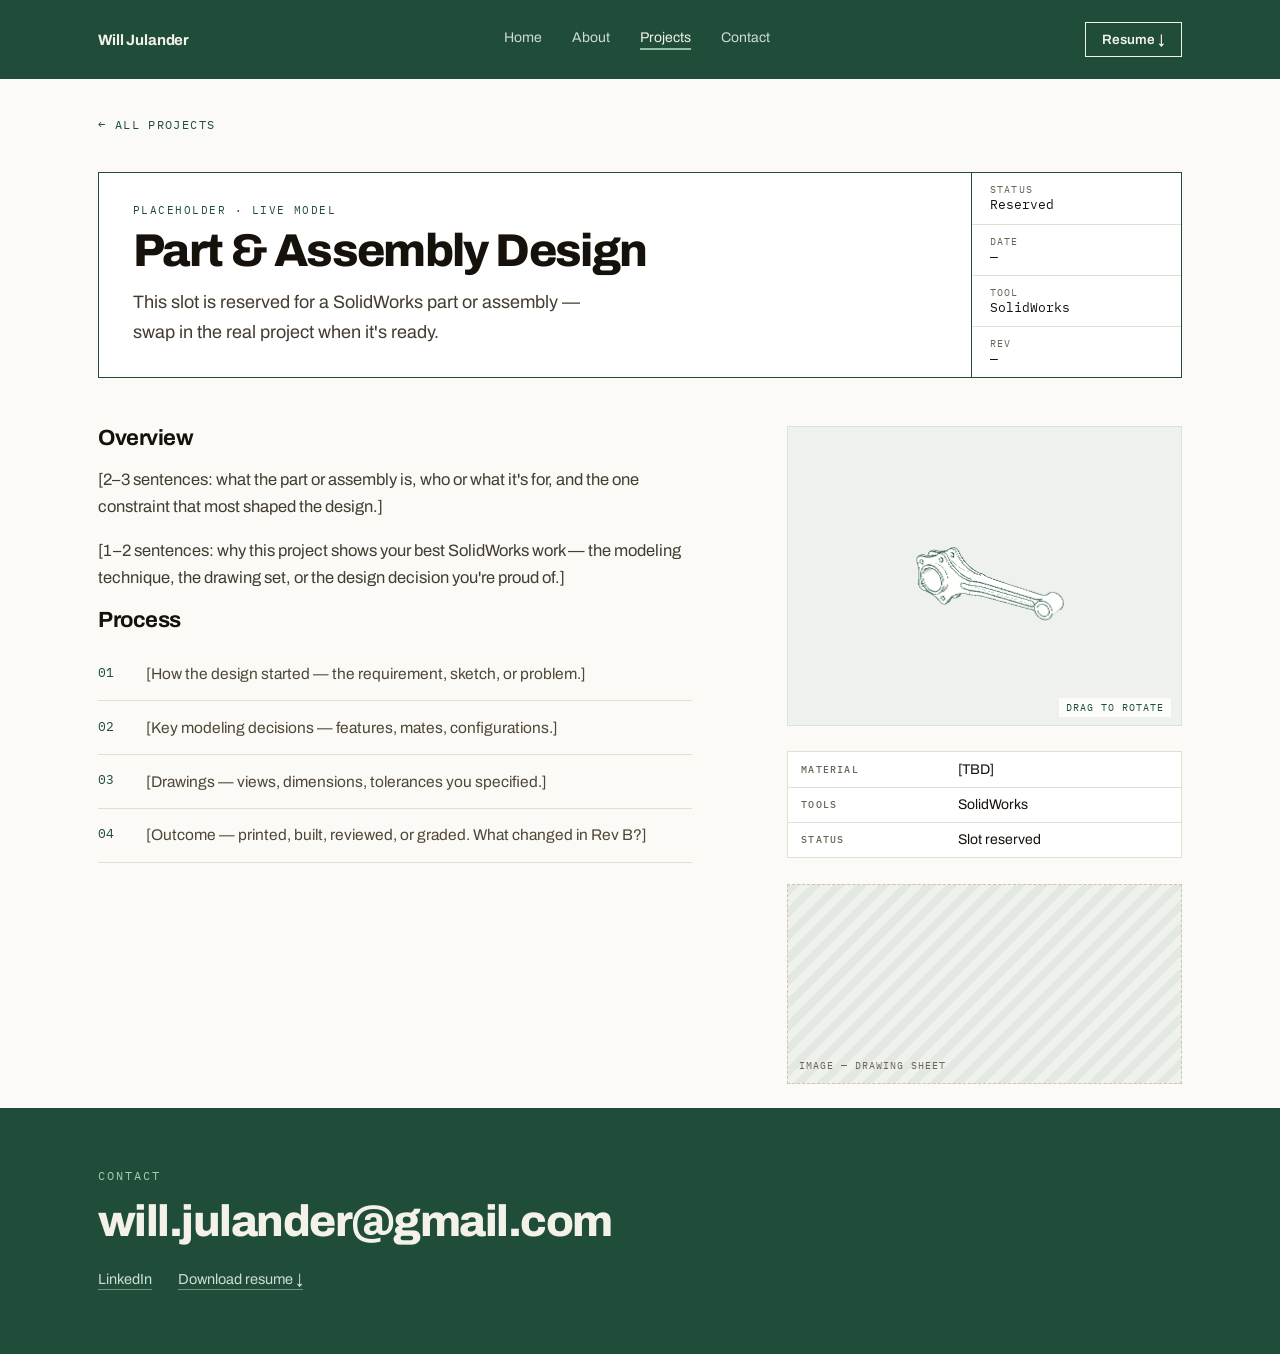
<file: projects/mounting-bracket.html>
<!DOCTYPE html>
<html lang="en">
<head>
<meta charset="UTF-8">
<meta name="viewport" content="width=device-width, initial-scale=1.0">
<title>Part &amp; Assembly Design — Will Julander</title>
<meta name="description" content="Placeholder project page — SolidWorks part and assembly design by Will Julander.">
<link rel="icon" href="data:image/svg+xml,%3Csvg xmlns='http://www.w3.org/2000/svg' viewBox='0 0 32 32'%3E%3Crect width='32' height='32' fill='%231f4d3a'/%3E%3Ctext x='16' y='22' font-family='Arial' font-size='13' font-weight='bold' fill='%23f3f1e8' text-anchor='middle'%3EWJ%3C/text%3E%3C/svg%3E">
<link rel="preconnect" href="https://fonts.googleapis.com">
<link rel="preconnect" href="https://fonts.gstatic.com" crossorigin>
<link href="https://fonts.googleapis.com/css2?family=Archivo:wght@400;500;600;700;800&family=IBM+Plex+Mono:wght@400;500&display=swap" rel="stylesheet">
<link rel="stylesheet" href="../css/style.css?v=2">
</head>
<body>
<div class="page">

  <header class="site">
    <a class="mark" href="../index.html">Will Julander</a>
    <nav class="nav-links" aria-label="Main">
      <a href="../index.html">Home</a>
      <a href="../about.html">About</a>
      <a href="../projects.html" aria-current="page">Projects</a>
      <a href="../contact.html">Contact</a>
    </nav>
    <a class="btn-resume" href="../assets/Will-Julander-Resume.pdf" download>Resume &#8595;</a>
  </header>

  <main>
    <p class="detail-top"><a class="back-link" href="../projects.html">&larr; All projects</a></p>

    <div class="detail-head">
      <div class="title-cell">
        <p class="row-tag">Placeholder &middot; Live model</p>
        <h1>Part &amp; Assembly Design</h1>
        <p class="lede" style="margin-top: 0.9rem;">This slot is reserved for a SolidWorks
        part or assembly &mdash; swap in the real project when it's ready.</p>
      </div>
      <div class="spec-cell">
        <div><span class="spec-label">Status</span><span class="spec-value">Reserved</span></div>
        <div><span class="spec-label">Date</span><span class="spec-value">&mdash;</span></div>
        <div><span class="spec-label">Tool</span><span class="spec-value">SolidWorks</span></div>
        <div><span class="spec-label">Rev</span><span class="spec-value">&mdash;</span></div>
      </div>
    </div>

    <div class="detail-body">
      <div class="prose">
        <h2>Overview</h2>
        <p>[2&ndash;3 sentences: what the part or assembly is, who or what it's for, and the
        one constraint that most shaped the design.]</p>
        <p>[1&ndash;2 sentences: why this project shows your best SolidWorks work &mdash; the
        modeling technique, the drawing set, or the design decision you're proud of.]</p>

        <h2>Process</h2>
        <ol class="process-list">
          <li>[How the design started &mdash; the requirement, sketch, or problem.]</li>
          <li>[Key modeling decisions &mdash; features, mates, configurations.]</li>
          <li>[Drawings &mdash; views, dimensions, tolerances you specified.]</li>
          <li>[Outcome &mdash; printed, built, reviewed, or graded. What changed in Rev B?]</li>
        </ol>
      </div>

      <aside class="detail-side">
        <div class="model-panel" data-part-viewer data-part="MROD" data-edge="#1f4d3a" data-ground="#eef1ec">
          <span class="drag-hint">Drag to rotate</span>
        </div>
        <table class="spec-table">
          <tr><th scope="row">Material</th><td>[TBD]</td></tr>
          <tr><th scope="row">Tools</th><td>SolidWorks</td></tr>
          <tr><th scope="row">Status</th><td>Slot reserved</td></tr>
        </table>
        <div class="slot"><span class="slot-label">Image &mdash; drawing sheet</span></div>
      </aside>
    </div>
  </main>

  <footer class="contact">
    <p class="eyebrow">Contact</p>
    <a class="contact-email" href="mailto:will.julander@gmail.com">will.julander@gmail.com</a>
    <div class="contact-links">
      <a href="https://www.linkedin.com/in/will-julander/" target="_blank" rel="noopener">LinkedIn</a>
      <a href="../assets/Will-Julander-Resume.pdf" download>Download resume &#8595;</a>
    </div>
  </footer>

</div>

<script src="../js/main.js"></script>
<script src="../vendor/three.min.js"></script>
<script src="../assets/mrod-model.js"></script>
<script src="../js/viewer.js"></script>
</body>
</html>
</file>
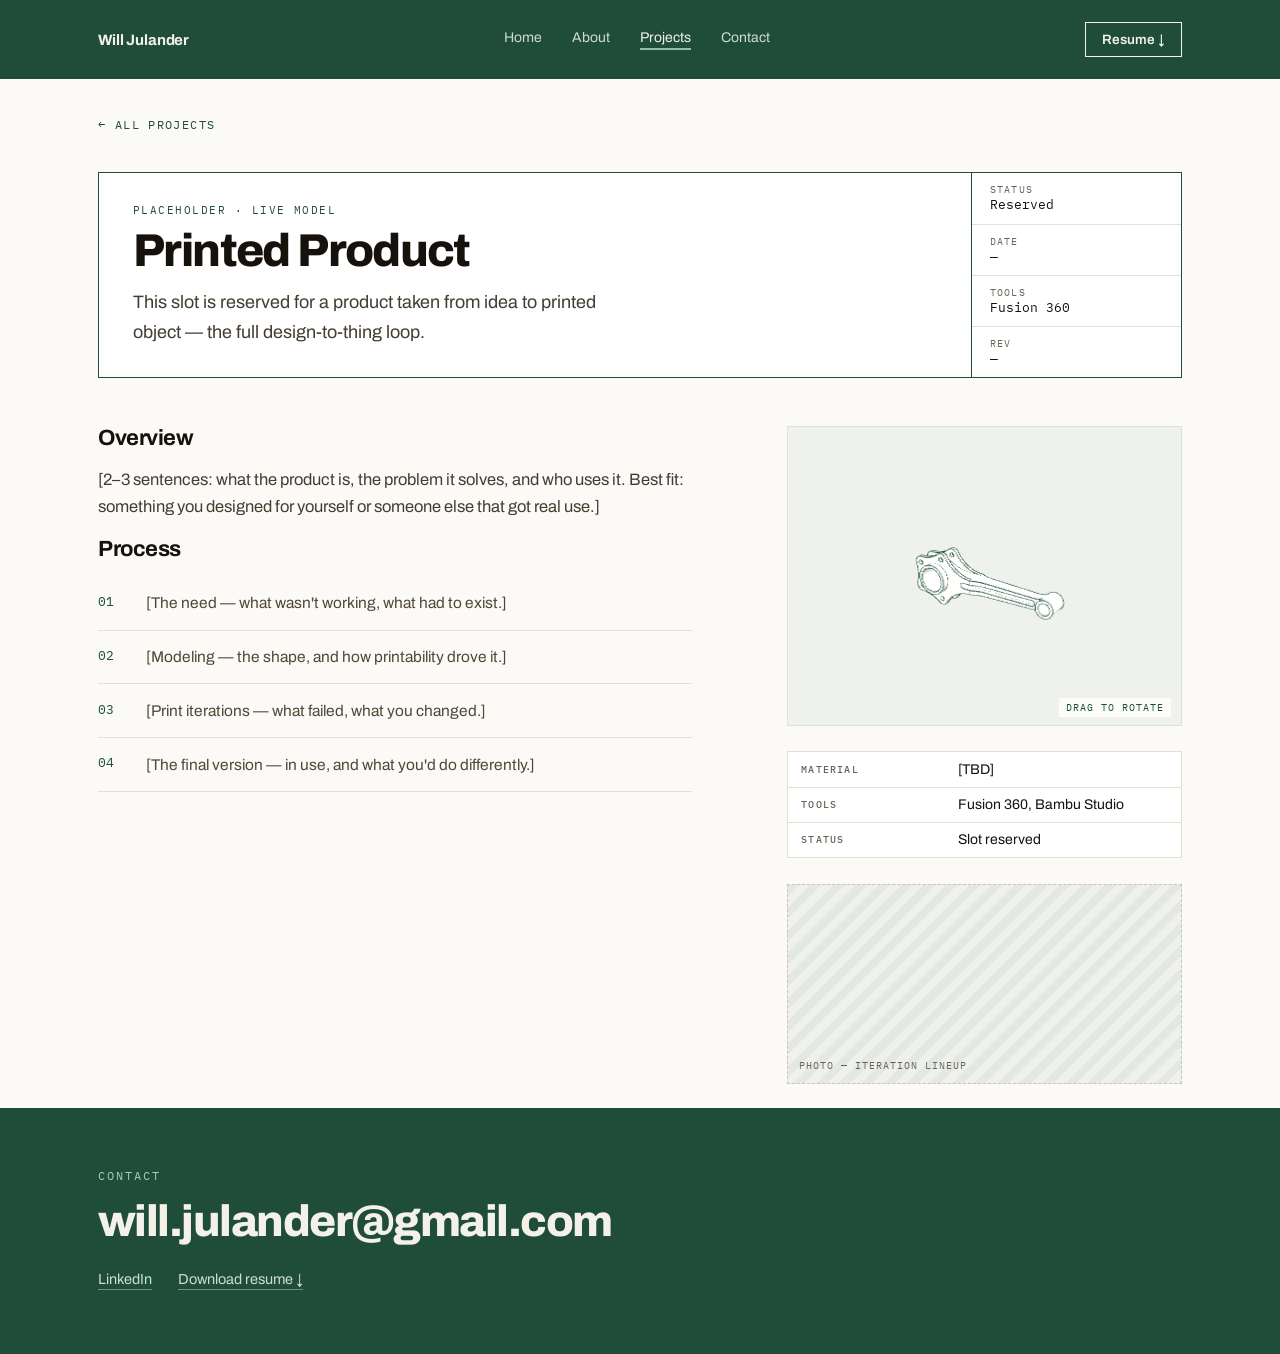
<file: projects/printed-product.html>
<!DOCTYPE html>
<html lang="en">
<head>
<meta charset="UTF-8">
<meta name="viewport" content="width=device-width, initial-scale=1.0">
<title>Printed Product — Will Julander</title>
<meta name="description" content="Placeholder project page — a 3D-printed product designed by Will Julander.">
<link rel="icon" href="data:image/svg+xml,%3Csvg xmlns='http://www.w3.org/2000/svg' viewBox='0 0 32 32'%3E%3Crect width='32' height='32' fill='%231f4d3a'/%3E%3Ctext x='16' y='22' font-family='Arial' font-size='13' font-weight='bold' fill='%23f3f1e8' text-anchor='middle'%3EWJ%3C/text%3E%3C/svg%3E">
<link rel="preconnect" href="https://fonts.googleapis.com">
<link rel="preconnect" href="https://fonts.gstatic.com" crossorigin>
<link href="https://fonts.googleapis.com/css2?family=Archivo:wght@400;500;600;700;800&family=IBM+Plex+Mono:wght@400;500&display=swap" rel="stylesheet">
<link rel="stylesheet" href="../css/style.css?v=2">
</head>
<body>
<div class="page">

  <header class="site">
    <a class="mark" href="../index.html">Will Julander</a>
    <nav class="nav-links" aria-label="Main">
      <a href="../index.html">Home</a>
      <a href="../about.html">About</a>
      <a href="../projects.html" aria-current="page">Projects</a>
      <a href="../contact.html">Contact</a>
    </nav>
    <a class="btn-resume" href="../assets/Will-Julander-Resume.pdf" download>Resume &#8595;</a>
  </header>

  <main>
    <p class="detail-top"><a class="back-link" href="../projects.html">&larr; All projects</a></p>

    <div class="detail-head">
      <div class="title-cell">
        <p class="row-tag">Placeholder &middot; Live model</p>
        <h1>Printed Product</h1>
        <p class="lede" style="margin-top: 0.9rem;">This slot is reserved for a product taken
        from idea to printed object &mdash; the full design-to-thing loop.</p>
      </div>
      <div class="spec-cell">
        <div><span class="spec-label">Status</span><span class="spec-value">Reserved</span></div>
        <div><span class="spec-label">Date</span><span class="spec-value">&mdash;</span></div>
        <div><span class="spec-label">Tools</span><span class="spec-value">Fusion 360</span></div>
        <div><span class="spec-label">Rev</span><span class="spec-value">&mdash;</span></div>
      </div>
    </div>

    <div class="detail-body">
      <div class="prose">
        <h2>Overview</h2>
        <p>[2&ndash;3 sentences: what the product is, the problem it solves, and who uses it.
        Best fit: something you designed for yourself or someone else that got real use.]</p>

        <h2>Process</h2>
        <ol class="process-list">
          <li>[The need &mdash; what wasn't working, what had to exist.]</li>
          <li>[Modeling &mdash; the shape, and how printability drove it.]</li>
          <li>[Print iterations &mdash; what failed, what you changed.]</li>
          <li>[The final version &mdash; in use, and what you'd do differently.]</li>
        </ol>
      </div>

      <aside class="detail-side">
        <div class="model-panel" data-part-viewer data-part="MROD" data-edge="#1f4d3a" data-ground="#eef1ec">
          <span class="drag-hint">Drag to rotate</span>
        </div>
        <table class="spec-table">
          <tr><th scope="row">Material</th><td>[TBD]</td></tr>
          <tr><th scope="row">Tools</th><td>Fusion 360, Bambu Studio</td></tr>
          <tr><th scope="row">Status</th><td>Slot reserved</td></tr>
        </table>
        <div class="slot"><span class="slot-label">Photo &mdash; iteration lineup</span></div>
      </aside>
    </div>
  </main>

  <footer class="contact">
    <p class="eyebrow">Contact</p>
    <a class="contact-email" href="mailto:will.julander@gmail.com">will.julander@gmail.com</a>
    <div class="contact-links">
      <a href="https://www.linkedin.com/in/will-julander/" target="_blank" rel="noopener">LinkedIn</a>
      <a href="../assets/Will-Julander-Resume.pdf" download>Download resume &#8595;</a>
    </div>
  </footer>

</div>

<script src="../js/main.js"></script>
<script src="../vendor/three.min.js"></script>
<script src="../assets/mrod-model.js"></script>
<script src="../js/viewer.js"></script>
</body>
</html>
</file>
<file: css/style.css>
/* Will Julander — Portfolio (direction "6a Ruled")
   Plain CSS, no build step. Fonts: Archivo + IBM Plex Mono (Google Fonts).
   Warm paper ground, one strong brand green used in quantity, projects as rows. */

:root {
  --green: #1f4d3a;          /* primary brand green */
  --green-dark: #163827;     /* hover / footer-solid variant */
  --green-tint: #eef1ec;     /* row hover, model panel ground */
  --green-pale: #a8cbb8;     /* small labels on green */
  --green-soft: #cfdcd4;     /* body text on green */
  --paper: #fbfaf6;          /* page background */
  --paper-2: #f3f1e8;        /* light-on-green text, inset panels */
  --ink: #17110c;            /* headlines */
  --ink-2: #443c31;          /* hero body copy */
  --ink-3: #504738;          /* project body copy */
  --ink-4: #6b6459;          /* small labels, nav idle */
  --rule: #e4dfd3;           /* hairline dividers */
  --rule-2: #cbc4b4;         /* secondary button border */
  --wrap: 1180px;
  /* Side padding that lines full-bleed bars' content up with the 1180px column
     (the column's own sections carry 48px padding, so 1180 - 96 = 1084). */
  --edge: max(48px, calc((100vw - 1084px) / 2));
}

* { box-sizing: border-box; }

html { scroll-behavior: smooth; overflow-x: hidden; }

body {
  margin: 0;
  overflow-x: hidden;
  background: var(--paper);
  color: var(--ink);
  font-family: Archivo, "Helvetica Neue", Helvetica, Arial, sans-serif;
  -webkit-font-smoothing: antialiased;
}

a { color: inherit; text-decoration: none; }
a:hover { color: var(--green); }
img, svg { display: block; max-width: 100%; }

::selection { background: var(--green-tint); color: var(--green-dark); }
:focus-visible { outline: 2px solid var(--green); outline-offset: 3px; }

.page { max-width: var(--wrap); margin: 0 auto; }

/* Shared small type */
.eyebrow {
  margin: 0 0 20px;
  font-family: "IBM Plex Mono", ui-monospace, monospace;
  font-size: 11.5px;
  letter-spacing: 0.18em;
  text-transform: uppercase;
  color: var(--green);
}
.mono-note {
  font-family: "IBM Plex Mono", ui-monospace, monospace;
  font-size: 10.5px;
  letter-spacing: 0.12em;
  text-transform: uppercase;
  color: var(--ink-4);
}

/* ---------- header (green bar) ---------- */
.site {
  display: flex;
  align-items: center;
  justify-content: space-between;
  gap: 24px;
  width: 100vw;
  margin-left: calc(50% - 50vw);
  padding: 22px var(--edge);
  background: var(--green);
  color: var(--paper-2);
}
.site .mark { font-size: 15px; font-weight: 700; letter-spacing: -0.01em; }
.site .mark:hover { color: #fff; }
.nav-links { display: flex; gap: 30px; font-size: 14px; }
.nav-links a { color: var(--green-soft); }
.nav-links a:hover { color: #fff; }
.nav-links a[aria-current="page"] {
  color: var(--paper-2);
  border-bottom: 2px solid #8fbfa5;
  padding-bottom: 3px;
}
.btn-resume {
  font-size: 13.5px;
  font-weight: 600;
  border: 1.5px solid var(--paper-2);
  padding: 9px 16px;
}
.btn-resume:hover { background: var(--paper-2); color: var(--green); }

/* ---------- buttons ---------- */
.btn {
  display: inline-flex;
  align-items: center;
  gap: 0.5em;
  font-size: 15px;
  font-weight: 600;
  padding: 15px 28px;
  transition: background 0.2s, border-color 0.2s, color 0.2s;
}
.btn.solid { background: var(--green); color: var(--paper-2); }
.btn.solid:hover { background: var(--green-dark); color: var(--paper-2); }
.btn.quiet { border: 1.5px solid var(--rule-2); color: var(--ink); }
.btn.quiet:hover { border-color: var(--green); color: var(--green); }

/* ---------- hero (home) ---------- */
.hero {
  display: grid;
  grid-template-columns: 400px 1fr;
  gap: 56px;
  align-items: center;
  padding: 64px 48px 56px;
}
.hero img { width: 100%; aspect-ratio: 4 / 5; object-fit: cover; }
.hero h1 {
  margin: 0;
  font-size: 84px;
  line-height: 0.92;
  font-weight: 800;
  letter-spacing: -0.042em;
}
.lede {
  margin: 28px 0 0;
  max-width: 48ch;
  font-size: 18px;
  line-height: 1.62;
  color: var(--ink-2);
  text-wrap: pretty;
}
.ctas { display: flex; gap: 12px; margin-top: 34px; flex-wrap: wrap; }

/* ---------- ruled statement band (the "6a" middle) ---------- */
.statement {
  margin: 0 48px 70px;
  padding: 34px 0;
  border-top: 3px solid var(--green);
  border-bottom: 3px solid var(--green);
}
.statement h2 {
  margin: 0;
  font-size: 38px;
  font-weight: 700;
  letter-spacing: -0.035em;
  color: var(--ink);
}
.statement p {
  margin: 14px 0 0;
  max-width: 78ch;
  font-size: 16.5px;
  line-height: 1.6;
  color: var(--ink-3);
  text-wrap: pretty;
}

/* ---------- featured projects (rows) ---------- */
.projects { padding: 0 48px 72px; }
.projects h2 {
  margin: 0 0 34px;
  padding-bottom: 16px;
  font-size: 30px;
  font-weight: 700;
  letter-spacing: -0.025em;
  border-bottom: 1px solid var(--green);
}
.row {
  display: grid;
  grid-template-columns: 300px 1fr;
  gap: 34px;
  align-items: center;
  padding: 26px 18px;
  margin: 0 -18px;
  border-bottom: 1px solid var(--rule);
  transition: background 0.2s;
}
.row:hover { background: var(--green-tint); color: inherit; }
.row-media {
  height: 186px;
  display: flex;
  align-items: flex-end;
  padding: 11px;
  background: repeating-linear-gradient(135deg, #e4e8e2 0 8px, var(--green-tint) 8px 16px);
}
.row-media.has-img { padding: 0; background: none; }
.row-media.has-img img { width: 100%; height: 100%; object-fit: cover; }
.slot-label {
  font-family: "IBM Plex Mono", ui-monospace, monospace;
  font-size: 10px;
  letter-spacing: 0.1em;
  text-transform: uppercase;
  color: var(--ink-4);
}
.row-viewer {
  position: relative;
  height: 186px;
  background: var(--green-tint);
  border: 1px solid #dbe2dc;
  overflow: hidden;
}
.row-viewer canvas { display: block; width: 100%; height: 100%; cursor: grab; }
.row-viewer canvas:active { cursor: grabbing; }
.drag-hint {
  position: absolute;
  bottom: 8px;
  right: 10px;
  z-index: 2;
  padding: 3px 7px;
  background: rgba(255, 255, 255, 0.8);
  font-family: "IBM Plex Mono", ui-monospace, monospace;
  font-size: 10px;
  letter-spacing: 0.1em;
  text-transform: uppercase;
  color: var(--green);
}
.row-tag {
  margin: 0 0 10px;
  font-family: "IBM Plex Mono", ui-monospace, monospace;
  font-size: 10.5px;
  letter-spacing: 0.14em;
  text-transform: uppercase;
  color: var(--green);
}
.row h3 {
  margin: 0 0 9px;
  font-size: 24px;
  font-weight: 700;
  letter-spacing: -0.025em;
}
.row p {
  margin: 0;
  max-width: 64ch;
  font-size: 15.5px;
  line-height: 1.58;
  color: var(--ink-3);
}
.all-projects { margin-top: 22px; }
.all-projects a { font-size: 14.5px; font-weight: 600; color: var(--green); }
.all-projects a:hover { color: var(--green-dark); }

/* ---------- interior page intro ---------- */
.page-intro {
  padding: 60px 48px 40px;
}
.page-intro h1 {
  margin: 0;
  font-size: 64px;
  line-height: 0.95;
  font-weight: 800;
  letter-spacing: -0.04em;
}
.page-intro .lede { margin-top: 24px; max-width: 62ch; }

.section-wrap { padding: 0 48px 72px; }

/* ---------- prose (about, detail copy) ---------- */
.prose { max-width: 66ch; }
.prose > * + * { margin-top: 1.1rem; }
.prose p { font-size: 16.5px; line-height: 1.65; color: var(--ink-2); text-wrap: pretty; }
.prose strong { color: var(--ink); }

/* Ruled sub-heading — the statement-band rules, reused to divide long-form */
.ruled-h {
  margin: 0 0 22px;
  padding: 22px 0 0;
  border-top: 3px solid var(--green);
  font-size: 26px;
  font-weight: 700;
  letter-spacing: -0.03em;
}

/* ---------- about: photo + intro ---------- */
.about-hero {
  display: grid;
  grid-template-columns: 360px 1fr;
  gap: 56px;
  align-items: start;
  padding: 60px 48px 40px;
}
.about-hero img { width: 100%; aspect-ratio: 4 / 5; object-fit: cover; }
.about-hero h1 {
  margin: 0;
  font-size: 60px;
  line-height: 0.95;
  font-weight: 800;
  letter-spacing: -0.04em;
}

/* about: smaller page heading, a step above the ruled section headings */
.page-intro.about-intro { padding-bottom: 28px; }
.page-intro.about-intro h1 { font-size: 34px; line-height: 1.1; letter-spacing: -0.03em; }

/* about: story text + photo on the right */
.about-body {
  display: grid;
  grid-template-columns: minmax(0, 66ch) 340px;
  gap: 56px;
  align-items: start;
}
.about-photo { margin: 0; }
.about-photo.centered { align-self: center; }
.about-photo img { width: 100%; aspect-ratio: 1 / 1; object-fit: cover; object-position: 50% 35%; }
.about-photo img.tall { aspect-ratio: 1 / 1; object-position: 50% 75%; }
.about-photo figcaption { margin-top: 12px; line-height: 1.5; }

/* revision-history table — the story as a rev block, in 6a green */
.rev-table { width: 100%; border-collapse: collapse; border: 1.5px solid var(--green); background: #fff; }
.rev-table caption {
  text-align: left;
  font-family: "IBM Plex Mono", ui-monospace, monospace;
  font-size: 11px;
  letter-spacing: 0.14em;
  text-transform: uppercase;
  color: var(--ink-4);
  padding-bottom: 0.7rem;
}
.rev-table th, .rev-table td {
  padding: 0.7rem 0.9rem;
  border: 1px solid var(--rule);
  text-align: left;
  vertical-align: top;
  font-size: 15px;
  line-height: 1.5;
}
.rev-table thead th {
  font-family: "IBM Plex Mono", ui-monospace, monospace;
  font-size: 10.5px;
  letter-spacing: 0.13em;
  text-transform: uppercase;
  color: var(--paper-2);
  font-weight: 500;
  background: var(--green);
}
.rev-table .rev { font-family: "IBM Plex Mono", ui-monospace, monospace; color: var(--green); font-weight: 600; white-space: nowrap; }
.rev-table .date { font-family: "IBM Plex Mono", ui-monospace, monospace; font-size: 13px; color: var(--ink-4); white-space: nowrap; }

/* ---------- contact page ---------- */
.contact-main { padding: 60px 48px 40px; }
.contact-main .big {
  margin: 0;
  font-size: clamp(28px, 4.5vw, 52px);
  font-weight: 800;
  letter-spacing: -0.035em;
  line-height: 1.05;
  text-wrap: pretty;
}
.contact-main .big a { border-bottom: 3px solid var(--green); }
.contact-main .big a:hover { color: var(--green); }
.contact-rows { margin-top: 40px; border-top: 1.5px solid var(--green); }
.contact-rows .r {
  display: grid;
  grid-template-columns: 190px 1fr auto;
  gap: 20px;
  align-items: center;
  padding: 18px 0;
  border-bottom: 1px solid var(--rule);
  font-size: 15.5px;
}
.contact-rows .r .k {
  font-family: "IBM Plex Mono", ui-monospace, monospace;
  font-size: 11px;
  letter-spacing: 0.14em;
  text-transform: uppercase;
  color: var(--green);
}
.notes { margin-top: 40px; }
.notes ol { list-style: none; counter-reset: n; margin: 14px 0 0; padding: 0; }
.notes li {
  counter-increment: n;
  position: relative;
  padding: 8px 0 8px 34px;
  color: var(--ink-3);
  font-size: 15px;
  line-height: 1.55;
}
.notes li::before {
  content: counter(n) ".";
  position: absolute;
  left: 4px;
  font-family: "IBM Plex Mono", ui-monospace, monospace;
  font-size: 13px;
  color: var(--green);
}

/* ---------- project detail pages ---------- */
.detail-head {
  margin: 40px 48px 0;
  border: 1.5px solid var(--green);
  background: #fff;
  display: grid;
  grid-template-columns: 1fr auto;
}
.detail-head .title-cell { padding: 30px 34px; }
.detail-head .title-cell .row-tag { margin-bottom: 12px; }
.detail-head .title-cell h1 {
  margin: 0;
  font-size: clamp(30px, 4.5vw, 46px);
  font-weight: 800;
  letter-spacing: -0.035em;
  line-height: 0.98;
}
.detail-head .spec-cell {
  border-left: 1.5px solid var(--green);
  display: grid;
  grid-auto-rows: 1fr;
  min-width: 210px;
}
.detail-head .spec-cell div {
  padding: 0.6rem 1.1rem;
  display: flex;
  flex-direction: column;
  justify-content: center;
}
.detail-head .spec-cell div + div { border-top: 1px solid var(--rule); }
.spec-label {
  font-family: "IBM Plex Mono", ui-monospace, monospace;
  font-size: 9.5px;
  letter-spacing: 0.13em;
  text-transform: uppercase;
  color: var(--ink-4);
}
.spec-value { font-family: "IBM Plex Mono", ui-monospace, monospace; font-size: 13px; color: var(--ink); }

.detail-body {
  display: grid;
  grid-template-columns: minmax(0, 1.6fr) minmax(0, 1fr);
  gap: 56px;
  padding: 48px 48px 24px;
}
.detail-body h2 { font-size: 22px; font-weight: 700; letter-spacing: -0.02em; margin: 34px 0 0; }
.detail-body h2:first-child { margin-top: 0; }
.detail-body .prose > * + * { margin-top: 1rem; }

/* the detail-page live model panel */
.model-panel {
  position: relative;
  height: 300px;
  background: var(--green-tint);
  border: 1px solid #dbe2dc;
  overflow: hidden;
}
.model-panel canvas { display: block; width: 100%; height: 100%; cursor: grab; }
.model-panel canvas:active { cursor: grabbing; }

.process-list { list-style: none; counter-reset: step; margin: 0; padding: 0; }
.process-list li {
  counter-increment: step;
  padding: 0.9rem 0 0.9rem 3rem;
  position: relative;
  border-bottom: 1px solid var(--rule);
  font-size: 15.5px;
  line-height: 1.55;
  color: var(--ink-3);
}
.process-list li::before {
  content: counter(step, decimal-leading-zero);
  position: absolute;
  left: 0;
  top: 0.95rem;
  font-family: "IBM Plex Mono", ui-monospace, monospace;
  font-size: 13px;
  color: var(--green);
}

aside.detail-side > * + * { margin-top: 1.6rem; }

.spec-table { width: 100%; border-collapse: collapse; border: 1px solid var(--rule); background: #fff; }
.spec-table th, .spec-table td {
  text-align: left;
  padding: 0.6rem 0.85rem;
  border-bottom: 1px solid var(--rule);
  font-size: 14px;
}
.spec-table th {
  font-family: "IBM Plex Mono", ui-monospace, monospace;
  font-size: 10px;
  letter-spacing: 0.12em;
  text-transform: uppercase;
  color: var(--ink-4);
  font-weight: 500;
  width: 40%;
}
.spec-table tr:last-child th, .spec-table tr:last-child td { border-bottom: none; }

/* placeholder slots on detail pages */
.slot {
  border: 1.5px dashed var(--rule-2);
  background: repeating-linear-gradient(135deg, #e4e8e2 0 8px, var(--green-tint) 8px 16px);
  display: flex;
  align-items: flex-end;
  padding: 11px;
  min-height: 200px;
}
.slot .slot-label { color: var(--ink-4); }

.back-link {
  display: inline-block;
  font-family: "IBM Plex Mono", ui-monospace, monospace;
  font-size: 11.5px;
  letter-spacing: 0.12em;
  text-transform: uppercase;
  color: var(--green);
}
.detail-top { padding: 20px 48px 0; }

/* ---------- contact block (green footer) ---------- */
.contact {
  width: 100vw;
  margin-left: calc(50% - 50vw);
  padding: 60px var(--edge) 64px;
  background: var(--green);
  color: var(--paper-2);
}
.contact .eyebrow { color: var(--green-pale); margin-bottom: 14px; }
.contact-email {
  font-size: 44px;
  font-weight: 800;
  letter-spacing: -0.035em;
  color: var(--paper-2);
}
.contact-email:hover { color: #fff; }
.contact-links { display: flex; gap: 26px; margin-top: 26px; font-size: 14.5px; flex-wrap: wrap; }
.contact-links a {
  color: var(--green-soft);
  border-bottom: 1px solid rgba(243, 241, 232, 0.4);
  padding-bottom: 2px;
}
.contact-links a:hover { color: #fff; }

/* ---------- reveal (subtle) ---------- */
.reveal { opacity: 0; transform: translateY(14px); }
.reveal.in {
  opacity: 1;
  transform: none;
  transition: opacity 0.7s cubic-bezier(0.2, 0.7, 0.2, 1), transform 0.7s cubic-bezier(0.2, 0.7, 0.2, 1);
}
@media (prefers-reduced-motion: reduce) {
  html { scroll-behavior: auto; }
  .reveal { opacity: 1; transform: none; }
}

/* ---------- responsive ---------- */
@media (max-width: 980px) {
  .site { padding: 18px 28px; flex-wrap: wrap; }
  .hero { grid-template-columns: 1fr; gap: 32px; padding: 44px 28px 40px; }
  .hero img { max-width: 340px; }
  .hero h1 { font-size: 62px; }
  .statement { margin: 0 28px 52px; }
  .statement h2 { font-size: 30px; }
  .projects { padding: 0 28px 56px; }
  .row { grid-template-columns: 1fr; gap: 18px; }
  .page-intro { padding: 44px 28px 32px; }
  .page-intro h1 { font-size: 48px; }
  .section-wrap { padding: 0 28px 56px; }
  .about-hero { grid-template-columns: 1fr; gap: 28px; padding: 44px 28px 32px; }
  .about-hero img { max-width: 320px; }
  .about-hero h1 { font-size: 46px; }
  .about-body { grid-template-columns: 1fr; gap: 32px; }
  .about-photo { max-width: 340px; }
  .contact-main { padding: 44px 28px 32px; }
  .contact-rows .r { grid-template-columns: 1fr; gap: 4px; }
  .detail-top { padding: 16px 28px 0; }
  .detail-head { margin: 32px 28px 0; grid-template-columns: 1fr; }
  .detail-head .spec-cell { border-left: none; border-top: 1.5px solid var(--green); grid-template-columns: repeat(2, 1fr); }
  .detail-head .spec-cell div + div { border-top: none; }
  .detail-head .spec-cell div { border-top: 1px solid var(--rule); }
  .detail-head .spec-cell div:nth-child(-n+2) { border-top: none; }
  .detail-body { grid-template-columns: 1fr; gap: 32px; padding: 36px 28px 16px; }
  .back-link { margin-left: 28px; margin-right: 28px; }
  .contact { padding: 44px 28px 48px; }
  .contact-email { font-size: 30px; }
}
</file>
